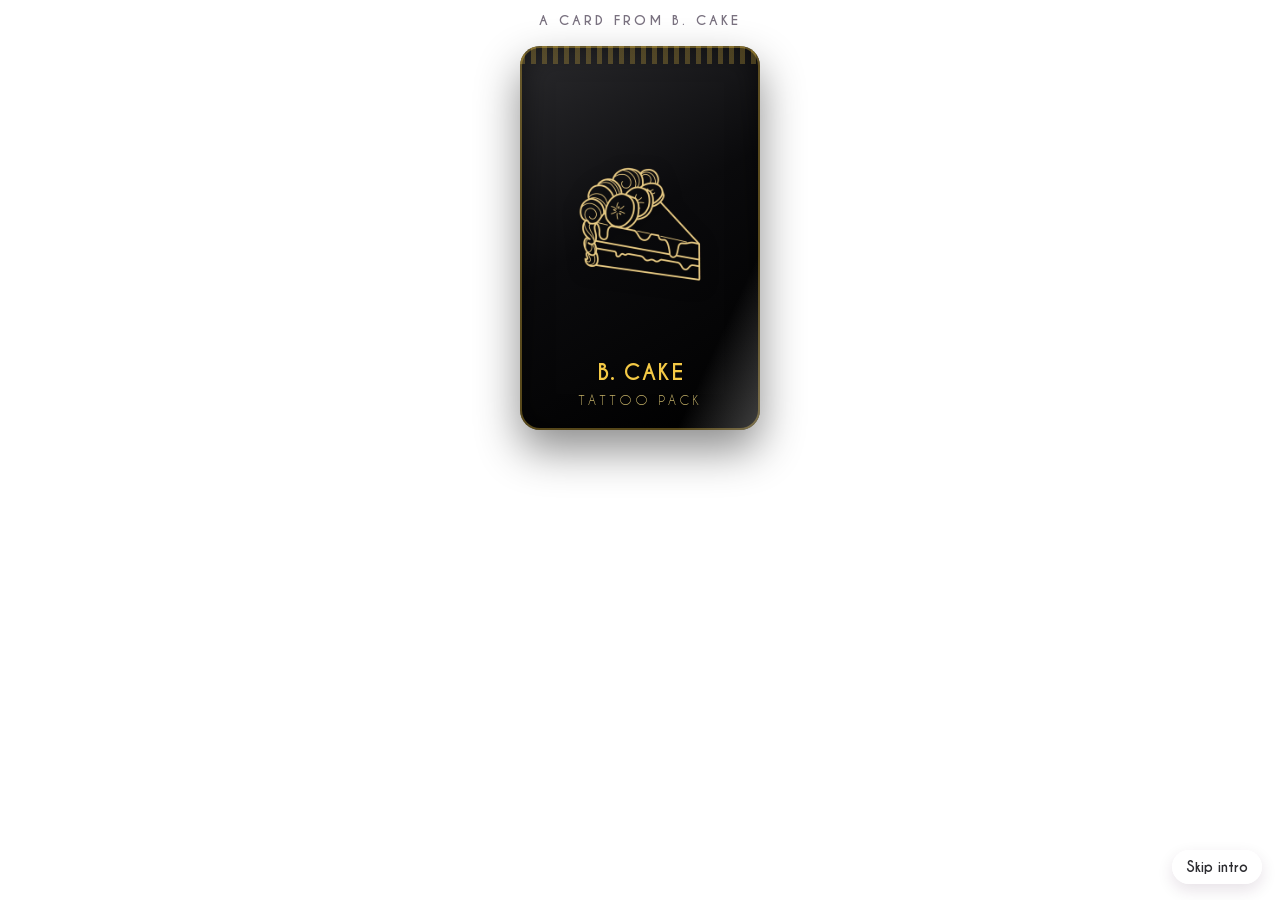
<file: index.html>
<!DOCTYPE html>
<html lang="en">
<head>
<meta charset="UTF-8" />
<meta name="viewport" content="width=device-width, initial-scale=1.0, viewport-fit=cover" />
<title>Ink by B. Cake - Tattoo Artist</title>
<meta name="description" content="Custom tattoos by B. Cake. Tap the pack to open." />
<link rel="preconnect" href="https://fonts.googleapis.com" />
<link rel="preconnect" href="https://fonts.gstatic.com" crossorigin />
<link href="https://fonts.googleapis.com/css2?family=Fredoka:wght@400;500;600;700&family=Nunito:wght@400;600;700;800&display=swap" rel="stylesheet" />
<link rel="stylesheet" href="style.css" />
<link rel="icon" href="favicon.ico" sizes="any" />
<link rel="icon" type="image/png" sizes="32x32" href="favicon-32x32.png" />
<link rel="icon" type="image/png" sizes="16x16" href="favicon-16x16.png" />
<link rel="apple-touch-icon" sizes="180x180" href="apple-touch-icon.png" />
<link rel="manifest" href="site.webmanifest" />
<style>
/* ---------- landing-only styles ---------- */
html,body{height:100%;overflow:hidden;}
body.done{overflow:auto;}
#bgWhite{position:fixed;inset:0;background:#ffffff;z-index:0;}
#bgCard{position:fixed;inset:0;background:url('cake-main-background.png') center/cover no-repeat,var(--grad-card);z-index:0;opacity:0;transition:opacity 1.1s ease;}
body.toCard #bgCard{opacity:1;}
body.toCard.dim #bgCard{opacity:.55;}      /* mobile legibility */
#starburst{position:fixed;top:50%;left:50%;width:60vmax;height:60vmax;transform:translate(-50%,-50%) scale(.2);
  background:radial-gradient(circle,#ffffff 0%,rgba(255,255,255,.85) 22%,rgba(255,255,255,0) 60%);
  z-index:3;opacity:0;pointer-events:none;}
#starburst.fire{animation:burst 1s ease-out forwards;}
@keyframes burst{0%{opacity:0;transform:translate(-50%,-50%) scale(.2)}25%{opacity:1}100%{opacity:0;transform:translate(-50%,-50%) scale(1.4)}}

#taphint{position:absolute;left:50%;bottom:calc(100% + 14px);transform:translateX(-50%);width:max-content;max-width:92vw;
  text-align:center;pointer-events:none;font-family:var(--font-display);font-weight:700;font-size:clamp(17px,4.6vw,23px);
  letter-spacing:1px;color:var(--ink);animation:pulse 1.7s ease-in-out infinite;}
#taphint .sub{display:block;font-size:13px;letter-spacing:3px;text-transform:uppercase;color:var(--muted);margin-top:5px;}
@keyframes pulse{0%,100%{opacity:.78}50%{opacity:1}}

#stage{position:relative;z-index:4;min-height:100svh;display:flex;flex-direction:column;align-items:center;
  justify-content:center;gap:26px;padding:24px;transition:gap .4s;}

/* ===== PACK ===== */
#packWrap{perspective:1100px;animation:packfloat 3.4s ease-in-out infinite;position:relative;--pf:200px;}
@keyframes packfloat{0%,100%{transform:translateY(calc(var(--pf) - 9px))}50%{transform:translateY(calc(var(--pf) + 9px))}}
.pack{width:min(62vw,240px);aspect-ratio:5/8;border-radius:20px;position:relative;cursor:pointer;
  transform-style:preserve-3d;overflow:hidden;
  background:linear-gradient(150deg,#2b2b2e 0%,#0b0b0d 46%,#000 100%);
  box-shadow:0 20px 44px rgba(0,0,0,.45),inset 0 0 0 2px rgba(244,201,69,.35),inset 0 0 30px rgba(0,0,0,.6);
  animation:twist 3.6s ease-in-out infinite alternate;}
@keyframes twist{0%{transform:rotateY(-17deg)}100%{transform:rotateY(17deg)}}
.pack::after{content:"";position:absolute;inset:0;background:linear-gradient(115deg,transparent 32%,rgba(255,255,255,.5) 48%,transparent 64%);
  background-size:250% 250%;animation:gloss 3.6s ease-in-out infinite;}
@keyframes gloss{0%{background-position:130% 0}55%,100%{background-position:-60% 0}}
.pack .logo{position:absolute;top:50%;left:50%;width:54%;transform:translate(-50%,-60%);filter:drop-shadow(0 4px 8px rgba(0,0,0,.5));}
.pack .pname{position:absolute;bottom:20px;left:0;right:0;text-align:center;color:var(--gold);font-family:var(--font-display);
  font-weight:700;font-size:clamp(15px,4.6vw,21px);letter-spacing:1px;}
.pack .pname small{display:block;color:#c9b56a;font-weight:500;font-size:.6em;letter-spacing:3px;}
.pack .seam{position:absolute;top:0;left:0;right:0;height:18px;background:repeating-linear-gradient(90deg,rgba(244,201,69,.5) 0 5px,transparent 5px 11px);opacity:.5;}
.pack.rip{animation:shake .5s ease;}
@keyframes shake{0%,100%{transform:rotate(0)}20%{transform:rotate(-3deg) translateX(-4px)}40%{transform:rotate(3deg) translateX(4px)}60%{transform:rotate(-2deg)}80%{transform:rotate(2deg)}}
.pack .tearline{position:absolute;top:14px;left:-5%;right:-5%;height:20px;z-index:5;opacity:0;
  background:#fff;clip-path:polygon(0 50%,5% 0,10% 60%,16% 10%,22% 70%,28% 12%,34% 65%,40% 5%,46% 60%,52% 8%,58% 66%,64% 6%,70% 62%,76% 10%,82% 68%,88% 4%,94% 60%,100% 8%,100% 100%,0 100%);}
.pack.rip .tearline{animation:tearShow .5s ease forwards;}
@keyframes tearShow{0%{opacity:0;transform:scaleY(0)}40%{opacity:1}100%{opacity:1;transform:scaleY(1)}}
.pack.fall{animation:fall .65s cubic-bezier(.5,0,.9,.4) forwards;}
@keyframes fall{0%{transform:translateY(0) rotate(0);opacity:1}100%{transform:translateY(115vh) rotate(12deg);opacity:0}}

/* ===== CARD (two-faced) ===== */
#cardWrap{perspective:1400px;}
.hidden{display:none;}
.card3d{width:min(72vw,300px);aspect-ratio:12/17;position:relative;transform-style:preserve-3d;}
.card3d.flip{animation:flip 1.4s cubic-bezier(.3,.7,.3,1) forwards;}
@keyframes flip{0%{transform:rotateY(0) scale(.82)}100%{transform:rotateY(540deg) scale(1)}}
.face{position:absolute;inset:0;backface-visibility:hidden;border-radius:16px;overflow:hidden;box-shadow:0 18px 40px rgba(60,20,60,.4);}
.face.back{background:linear-gradient(150deg,#2b2b2e,#000);display:flex;flex-direction:column;align-items:center;justify-content:center;gap:14px;border:2px solid rgba(244,201,69,.35);}
.face.back img{width:46%;}
.face.back .bk{color:var(--gold);font-family:var(--font-display);font-weight:700;font-size:20px;letter-spacing:1px;}
.face.front{transform:rotateY(180deg);background:var(--grad-card);}
.face.front img{width:100%;height:100%;object-fit:cover;}
.front .fallback{position:absolute;inset:0;display:none;flex-direction:column;color:#3a2330;}
.front .fallback.show{display:flex;}
.fb-bar{display:flex;justify-content:space-between;padding:7px 10px;background:linear-gradient(#fff,rgba(255,255,255,.6));font-family:var(--font-display);font-weight:700;font-size:11px;}
.fb-bar .r{color:var(--red);} .fb-bar .t{color:#555;}
.fb-title{font-family:var(--font-display);font-weight:700;font-size:19px;padding:6px 12px;}
.fb-art{flex:1;margin:0 10px;border-radius:8px;display:grid;place-items:center;text-align:center;font-weight:800;font-size:12px;
  background:linear-gradient(135deg,#ffe1a8,#ffc0e0 55%,#cdd6ff);padding:14px;}
.fb-text{margin:8px 10px 12px;background:rgba(255,255,255,.6);border-radius:8px;padding:9px;font-size:11px;}

/* ===== NAV REVEAL ===== */
#navReveal{display:flex;flex-direction:column;gap:12px;align-items:stretch;width:min(86vw,300px);}
#navReveal a{opacity:0;transform:translateY(-16px);transition:opacity .5s ease,transform .5s ease,background .15s;
  background:rgba(255,255,255,.92);color:var(--ink);font-family:var(--font-display);font-weight:600;font-size:19px;
  padding:13px 20px;border-radius:14px;text-align:center;box-shadow:var(--shadow-sm);}
#navReveal a:hover{text-decoration:none;transform:translateY(-2px) scale(1.02);background:#fff;}
#navReveal.in a{opacity:1;transform:none;}
#navReveal.in a:nth-child(1){transition-delay:.05s}
#navReveal.in a:nth-child(2){transition-delay:.16s}
#navReveal.in a:nth-child(3){transition-delay:.27s}
#navReveal.in a:nth-child(4){transition-delay:.38s}
#navReveal.in a:nth-child(5){transition-delay:.49s}
#navReveal.in a:nth-child(6){transition-delay:.60s}
#navReveal a.ink{color:var(--red);font-weight:700;}
#navReveal a .em{margin-right:8px;}

@media(min-width:761px){
  #stage.settled{flex-direction:row;gap:7vw;align-items:center;justify-content:center;}
  #stage.settled #cardWrap{order:2;}
  #stage.settled #navReveal{order:1;width:min(40vw,340px);}
  #stage.settled .card3d{width:min(34vw,300px);}
}
@media(max-width:760px){
  #stage.settled #cardWrap{position:fixed;top:50%;left:50%;transform:translate(-50%,-50%) scale(.96);opacity:.22;z-index:1;pointer-events:none;}
  #stage.settled #navReveal{position:relative;z-index:3;}
}

#skip{position:fixed;bottom:16px;right:18px;z-index:7;font-weight:800;font-size:14px;color:var(--ink-soft);
  background:rgba(255,255,255,.8);padding:8px 14px;border-radius:999px;box-shadow:var(--shadow-sm);}
#skip.gone{display:none;}
@media(prefers-reduced-motion:reduce){.pack{animation:none;}}
</style>
</head>
<body>
<div id="bgWhite"></div>
<div id="bgCard"></div>
<div id="starburst"></div>

<main id="stage">
  <!-- PACK -->
  <div id="packWrap">
    <div id="taphint">Tap anywhere to open<span class="sub">a card from B. Cake</span></div>
    <div id="pack" class="pack" role="button" tabindex="0" aria-label="Open the pack">
      <div class="seam"></div>
      <div class="tearline"></div>
      <img class="logo" src="tradingcard-logo.png" alt="" />
      <!-- <img class="logo" src="logo.png" alt="" />-->
      <div class="pname">B. CAKE<small>TATTOO PACK</small></div> 
    </div>
  </div>

  <!-- CARD -->
  <div id="cardWrap" class="hidden">
    <div id="card" class="card3d">
      <div class="face back">
        <img src="logo.png" alt="" />
        <div class="bk">B. CAKE</div>
      </div>
      <div class="face front">
        <img src="bcake-card.jpg" alt="Ink by B. Cake card"
             onerror="this.style.display='none';this.parentNode.querySelector('.fallback').classList.add('show');" />
        <div class="fallback">
          <div class="fb-bar"><span class="r">Supporter</span><span class="t">TATTOO ARTIST</span></div>
          <div class="fb-title">Ink by B. Cake</div>
          <div class="fb-art">Card art goes here<br><small>save as <b>bcake-card.jpg</b></small></div>
          <div class="fb-text">Play this card to gain 100 Aura Points. The user will take 10 damage for each use.</div>
        </div>
      </div>
    </div>
  </div>

  <!-- NAV -->
  <nav id="navReveal" class="hidden" aria-label="Main">
    <a href="about.html"><span class="em"></span>About Me</a>
    <a href="gallery.html"><span class="em"></span>Gallery</a>
    <a href="get-inked.html" class="ink"><span class="em"></span>Get Inked</a>
    <a href="aftercare.html"><span class="em"></span>Aftercare</a>
    <a href="merch.html"><span class="em"></span>Merch</a>
    <a href="location.html"><span class="em"></span>Location &amp; Events</a>
  </nav>
</main>

<button id="skip" type="button">Skip intro</button>

<script>
const body=document.body, pack=document.getElementById('pack'), cardWrap=document.getElementById('cardWrap'),
  card=document.getElementById('card'), nav=document.getElementById('navReveal'), hint=document.getElementById('taphint'),
  burst=document.getElementById('starburst'), stage=document.getElementById('stage'), skip=document.getElementById('skip');
let started=false;
const isMobile=()=>window.matchMedia('(max-width:760px)').matches;

function finishLayout(){
  body.classList.add('toCard','done');
  if(isMobile())body.classList.add('dim');
  stage.classList.add('settled');
  nav.classList.remove('hidden');
  void nav.offsetWidth;            /* force reflow so transition runs */
  nav.classList.add('in');
  hint.style.display='none';
  skip.classList.add('gone');
}

function flattenCard(){
  card.style.animation='none';card.style.transform='none';card.style.transformStyle='flat';
  const f=card.querySelector('.face.front'),b=card.querySelector('.face.back');
  if(f)f.style.transform='none';if(b)b.style.display='none';
}
function play(){
  if(started)return;started=true;
  hint.style.display='none';
  pack.classList.add('rip');
  setTimeout(()=>{ pack.classList.add('fall'); cardWrap.classList.remove('hidden'); },520);
  setTimeout(()=>{ pack.style.display='none'; card.classList.add('flip'); card.addEventListener('animationend',flattenCard,{once:true}); body.classList.add('toCard'); if(isMobile())body.classList.add('dim'); },1050);
  setTimeout(()=>{ burst.classList.add('fire'); },2400);
  setTimeout(()=>{ stage.classList.add('settled'); body.classList.add('done'); },3450);
  setTimeout(()=>{ nav.classList.remove('hidden'); void nav.offsetWidth; nav.classList.add('in'); hint.style.display='none'; skip.classList.add('gone'); },3550);
}

function instant(){
  if(started)return;started=true;
  pack.style.display='none'; cardWrap.classList.remove('hidden'); flattenCard();
  finishLayout();
}

/* tap anywhere (during idle) opens; ignore clicks on skip */
document.addEventListener('click',e=>{ if(started)return; if(e.target.closest('#skip'))return; e.preventDefault(); e.stopPropagation(); play(); }, true);
document.addEventListener('keydown',e=>{ if(!started&&(e.key==='Enter'||e.key===' ')){e.preventDefault();play();} });
// skip.addEventListener('click',e=>{ e.stopPropagation(); if(started){return;} instant(); });
</script>
</body>
</html>
</file>
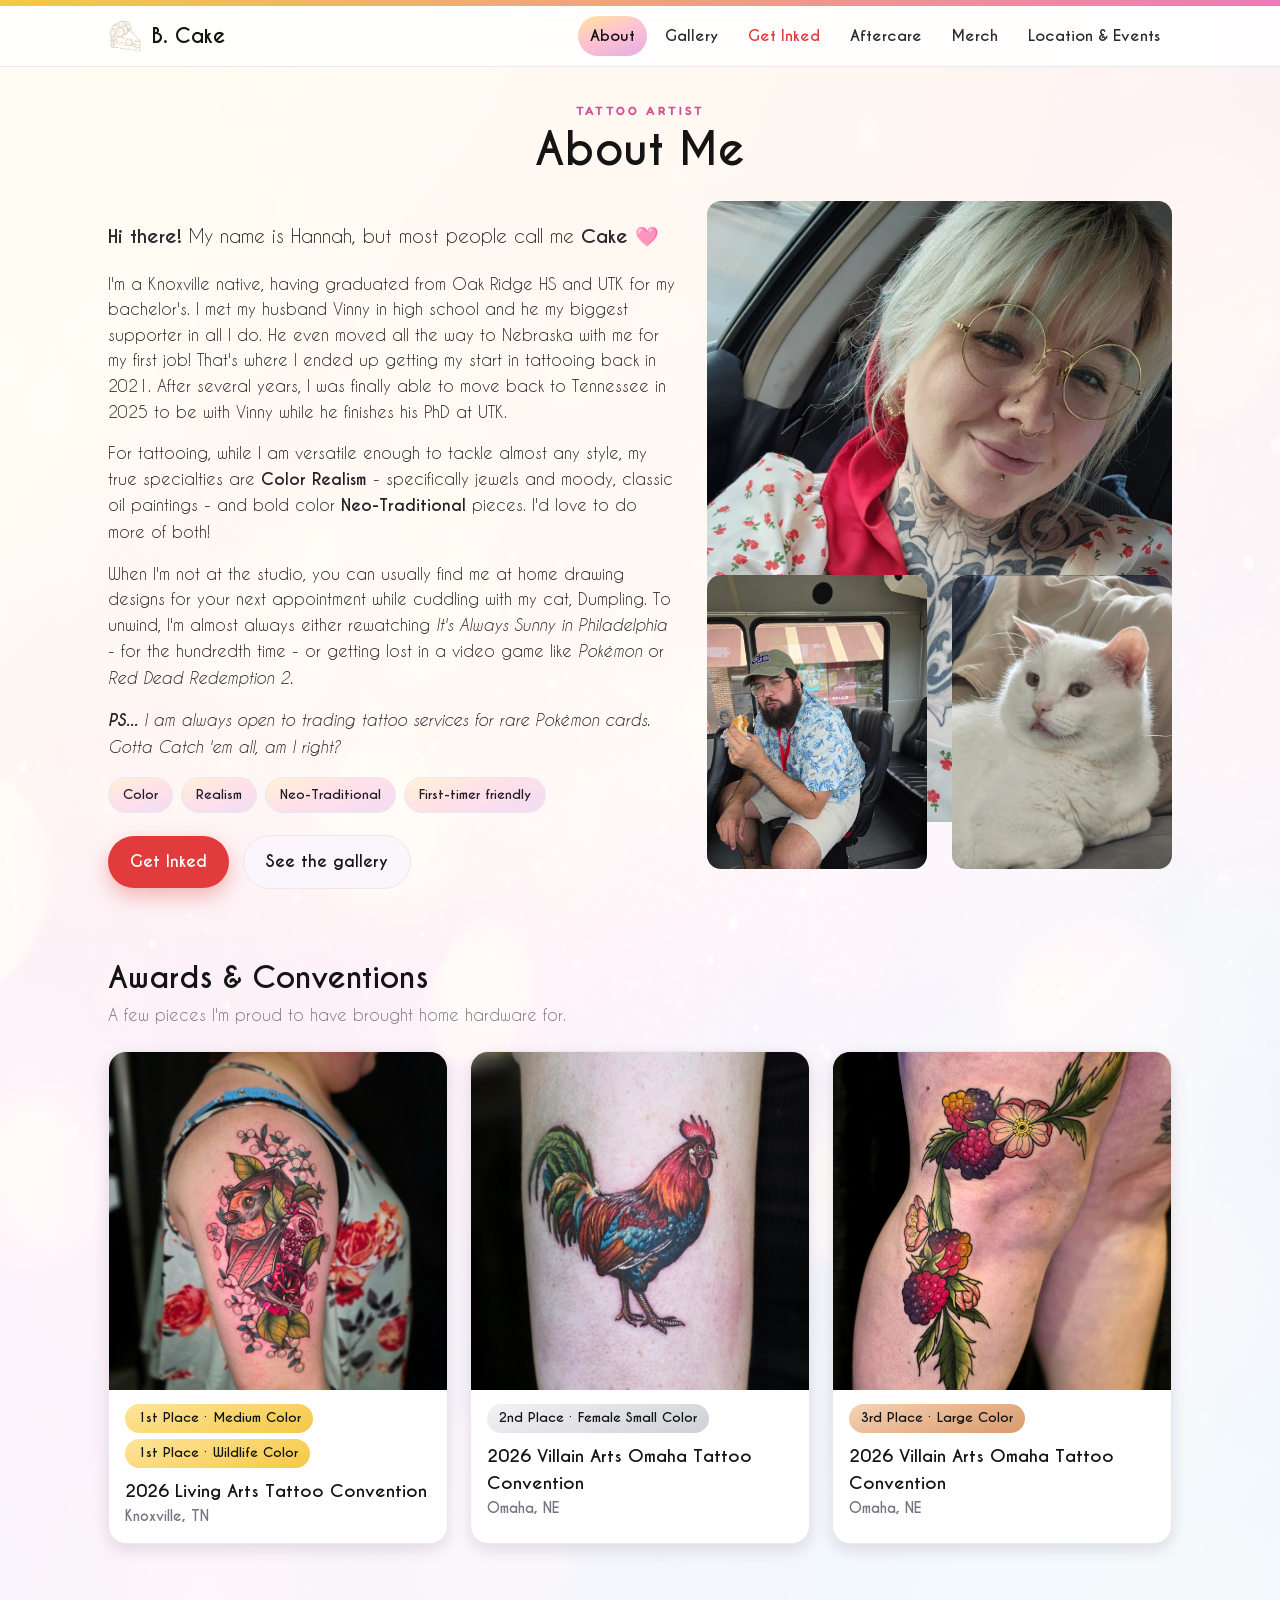
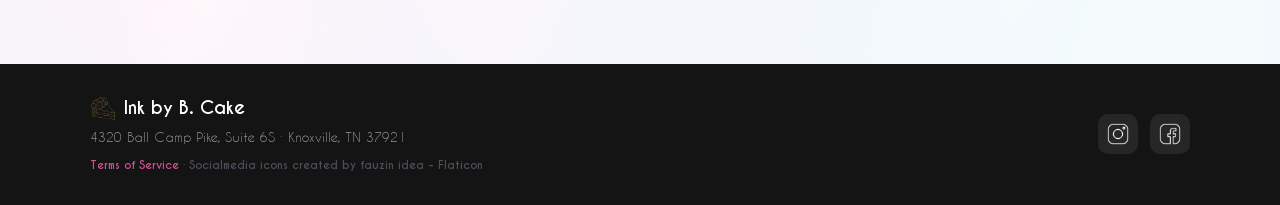
<file: about.html>
<!DOCTYPE html>
<html lang="en">
<head>
<meta charset="UTF-8" />
<meta name="viewport" content="width=device-width, initial-scale=1.0" />
<title>About Me · Ink by B. Cake</title>
<link rel="preconnect" href="https://fonts.googleapis.com" />
<link rel="preconnect" href="https://fonts.gstatic.com" crossorigin />
<link href="https://fonts.googleapis.com/css2?family=Fredoka:wght@400;500;600;700&family=Nunito:wght@400;600;700;800&display=swap" rel="stylesheet" />
<link rel="stylesheet" href="style.css" />
<link rel="icon" href="favicon.ico" sizes="any" />
<link rel="icon" type="image/png" sizes="32x32" href="favicon-32x32.png" />
<link rel="icon" type="image/png" sizes="16x16" href="favicon-16x16.png" />
<link rel="apple-touch-icon" sizes="180x180" href="apple-touch-icon.png" />
<link rel="manifest" href="site.webmanifest" />
<style>
.about-grid{display:grid;grid-template-columns:1.1fr .9fr;gap:30px;align-items:start;}
@media(max-width:760px){.about-grid{grid-template-columns:1fr;}}
/* .about-photos{display:grid;grid-template-columns:1fr 1fr;column-gap:25px;row-gap: 300px;} */
.about-photos{display:grid;grid-template-columns:1fr 1fr;gap:25px;}
.about-photos .photoslot:first-child{grid-column:1/-1;aspect-ratio:4/3;}
.lead{font-size:19px;color:var(--ink-soft);}
.pill-row{display:flex;flex-wrap:wrap;gap:8px;margin:14px 0;}
.pill{background:var(--grad-card-soft);border:1px solid var(--line);border-radius:999px;padding:7px 14px;font-weight:800;font-size:13px;}
/* awards & conventions */
.awards{margin-top:56px;}
.awards h2{font-size:30px;margin:0 0 6px;}
.awards .sub{color:var(--muted);margin:0 0 24px;}
.award-grid{display:grid;grid-template-columns:repeat(3,1fr);gap:22px;}
@media(max-width:860px){.award-grid{grid-template-columns:repeat(2,1fr);}}
@media(max-width:560px){.award-grid{grid-template-columns:1fr;}}
.award-card{background:#fff;border:1px solid var(--line);border-radius:var(--radius);overflow:hidden;box-shadow:var(--shadow-sm);display:block;color:inherit;text-decoration:none;}
.award-card .thumb{position:relative;aspect-ratio:1/1;overflow:hidden;background:var(--grad-card-soft);display:grid;place-items:center;color:var(--ink-soft);font-weight:700;}
.award-card .thumb img{position:absolute;inset:0;width:100%;height:100%;object-fit:cover;object-position:center;display:block;}
.award-card .body{padding:14px 16px 16px;}
.place{display:inline-block;border-radius:999px;padding:4px 12px;font-weight:800;font-size:13px;margin:0 6px 6px 0;}
.place.p1{background:linear-gradient(160deg,#ffe49c,#f4c945);color:var(--ink);}
.place.p2{background:linear-gradient(160deg,#f3f3f5,#cfd0d6);color:var(--ink);}
.place.p3{background:linear-gradient(160deg,#f6d2b4,#d99a6c);color:var(--ink);}
.award-card .cat{font-family:var(--font-display);font-weight:700;font-size:17px;color:var(--ink);margin-top:4px;}
.award-card .loc{color:var(--muted);font-size:14px;}
</style>
</head>
<body class="themed">
<div class="toprule"></div>
<header class="site-header">
  <nav class="nav">
    <a class="brand" href="index.html"><img src="logo.png" alt="" />B. Cake</a>
    <button class="nav-toggle" aria-label="Menu"></button>
    <div class="nav-links" id="navLinks">
      <a href="about.html" class="active">About</a>
      <a href="gallery.html">Gallery</a>
      <a href="get-inked.html" class="ink">Get Inked</a>
      <a href="aftercare.html">Aftercare</a>
      <a href="merch.html">Merch</a>
      <a href="location.html">Location &amp; Events</a>
    </div>
  </nav>
</header>

<main class="page">
  <div class="page-head">
    <div class="eyebrow">Tattoo Artist</div>
    <h1>About Me</h1>
  </div>

  <div class="about-grid">
    <div>
      <!-- [EDIT-BIO] Write your real blurb here -->
      <p class="lead"> <b>Hi there! </b> My name is Hannah, but most people call me <b>Cake</b> &#129655 </p>
      <p>I'm a Knoxville native, having graduated from Oak Ridge HS and UTK for my bachelor's. 
        I met my husband Vinny in high school and he my biggest supporter in all I do. He even moved all the way to Nebraska with me for my first job!
      That's where I ended up getting my start in tattooing back in 2021. After several years, I was finally able to move back to Tennessee in 2025 to be with Vinny while he finishes his PhD at UTK.</p>
      <p>For tattooing, while I am versatile enough to tackle almost any style, my true specialties are <b>Color Realism</b> - specifically jewels and moody, classic oil paintings - 
        and bold color <b>Neo-Traditional</b> pieces. I'd love to do more of both!</p>
        <p>When I'm not at the studio, you can usually find me at home drawing designs for your next appointment while cuddling with my cat, Dumpling. To unwind, I'm almost always either 
          rewatching <i>It's Always Sunny in Philadelphia</i> - for the hundredth time - or getting lost in a video game like <i> Pok&eacute;mon</i> or <i>Red Dead Redemption 2.</i></p>
          <p><i><b>PS...</b> I am always open to trading tattoo services for rare Pok&eacute;mon cards. Gotta Catch 'em all, am I right?</i></p>


      <div class="pill-row">
        <span class="pill"> Color</span>
        <span class="pill"> Realism</span>
        <span class="pill"> Neo-Traditional</span>
        <span class="pill"> First-timer friendly</span>
      </div>

      <p style="margin-top:22px">
        <a class="btn btn-ink" href="get-inked.html">Get Inked</a>
        <a class="btn btn-ghost" href="gallery.html" style="margin-left:8px">See the gallery</a>
      </p>
    </div>

    <div class="about-photos">
      <!-- Drop real photos in this folder named about-1.jpg, about-2.jpg, about-3.jpg -->
      <div class="photoslot" id="ap1"> </div>
      <div class="photoslot" id="ap2"> </div>
      <div class="photoslot" id="ap3"> </div>
    </div>
  </div>

  <!-- ================= AWARDS & CONVENTIONS ================= -->
  <!-- [EDIT-IMAGES] Replace each REPLACE-ME filename below with the matching photo
       from the gallery folder (e.g. gallery/color-12.jpg). Until then a placeholder box shows. -->
  <section class="awards">
    <h2>Awards &amp; Conventions</h2>
    <p class="sub">A few pieces I'm proud to have brought home hardware for.</p>
    <div class="award-grid">
        <a class="award-card" href="gallery.html">
          <div class="thumb"><img src="gallery/color-26.jpg" alt="Award-winning color tattoo, Living Arts Tattoo Convention 2026" onerror="this.outerHTML='Image coming soon'" /></div>
          <div class="body">
            <span class="place p1">1st Place &middot; Medium Color</span><span class="place p1">1st Place &middot; Wildlife Color</span>
            <div class="cat">2026 Living Arts Tattoo Convention</div>
            <div class="loc">Knoxville, TN</div>
          </div>
        </a>
        <a class="award-card" href="gallery.html">
          <div class="thumb"><img src="gallery/color-8.jpg" alt="Award-winning small color tattoo, Villain Arts Omaha 2026" onerror="this.outerHTML='Image coming soon'" /></div>
          <div class="body">
            <span class="place p2">2nd Place &middot; Female Small Color</span>
            <div class="cat">2026 Villain Arts Omaha Tattoo Convention</div>
            <div class="loc">Omaha, NE</div>
          </div>
        </a>
        <a class="award-card" href="gallery.html">
          <div class="thumb"><img src="gallery/color-22.jpg" alt="Award-winning large color tattoo, Villain Arts Omaha 2026" onerror="this.outerHTML='Image coming soon'" /></div>
          <div class="body">
            <span class="place p3">3rd Place &middot; Large Color</span>
            <div class="cat">2026 Villain Arts Omaha Tattoo Convention</div>
            <div class="loc">Omaha, NE</div>
          </div>
        </a>
    </div>
  </section>
</main>

<footer class="site-footer">
  <div class="foot-in">
    <div>
      <div style="font-family:var(--font-display);font-weight:700;color:#fff;font-size:18px;display:flex;align-items:center;gap:8px"><img src="logo.png" style="width:26px" alt="" /> Ink by B. Cake</div>
      <div style="color:#9a93a0;font-size:13px;margin-top:4px">4320 Ball Camp Pike, Suite 6S · Knoxville, TN 37921</div>
      <div class="foot-links">
        <a href="https://docs.google.com/document/d/10L4yiTu3bysWRlOUiNJvsqtmBvopwI53ArUv1BGn_O8/edit?tab=t.0" title="terms of service" target="_blank" rel="noopener">Terms of Service</a>
        · <a href="https://www.flaticon.com/free-icons/socialmedia" title="socialmedia icons" target="_blank" rel="noopener" class="icon-attr">Socialmedia icons created by fauzin idea - Flaticon</a>
      </div>
    </div>
    <div class="socials">
      <a href="https://instagram.com/inkbybcake" target="_blank" rel="noopener" aria-label="Instagram"><img src="instagram.png" alt="Instagram" onerror="this.outerHTML='IG'" /></a>
      <a href="https://facebook.com/inkbybcake" target="_blank" rel="noopener" aria-label="Facebook"><img src="facebook.png" alt="Facebook" onerror="this.outerHTML='f'" /></a>
    </div>
  </div>
</footer>

<script src="site.js"></script>
<script>
// swap placeholders for real photos if present
[['ap1','about-1.jpg'],['ap2','about-2.jpg'],['ap3','about-3.jpg']].forEach(([id,src])=>{
  const cell=document.getElementById(id);const img=new Image();
  img.onload=()=>{cell.style.padding='0';cell.style.border='none';img.style.width='100%';img.style.height='100%';
    img.style.objectFit='cover';img.style.borderRadius='14px';cell.innerHTML='';cell.appendChild(img);};
  img.src=src;img.alt='';
});
</script>
</body>
</html>
</file>
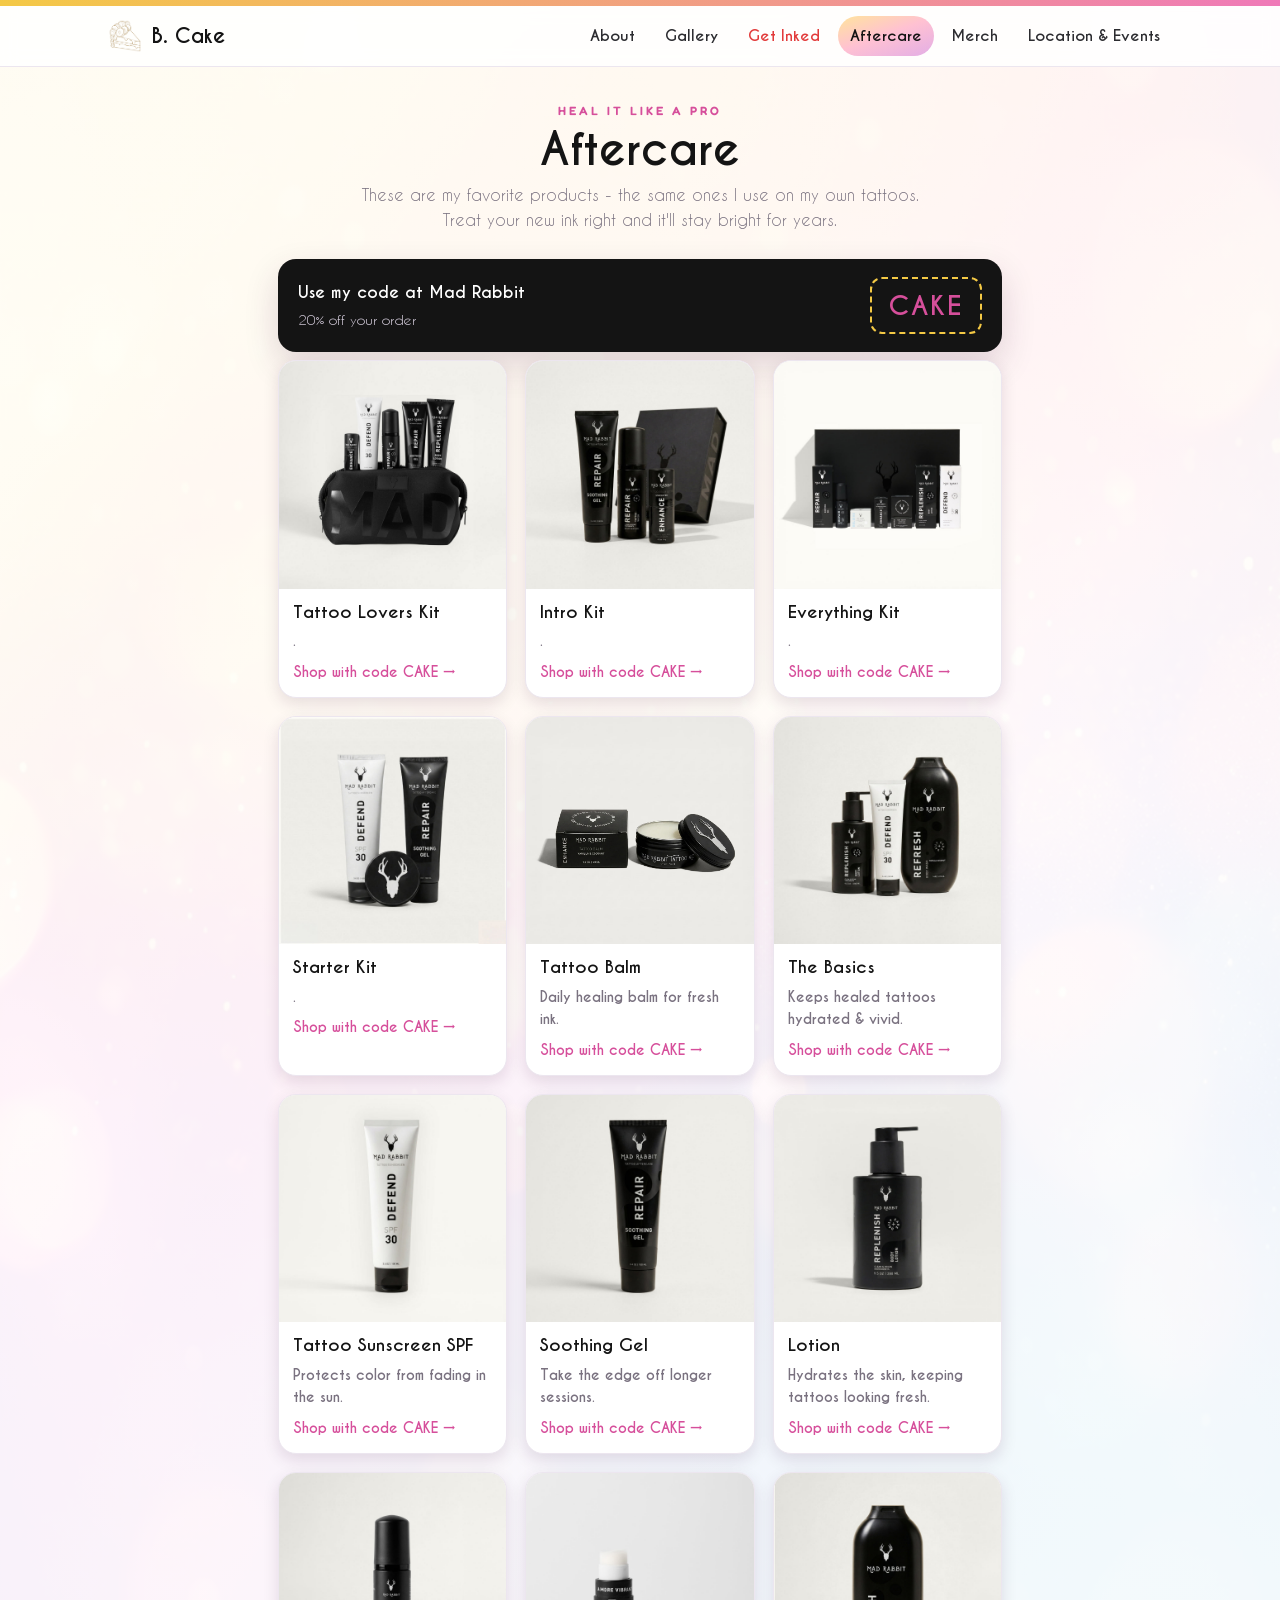
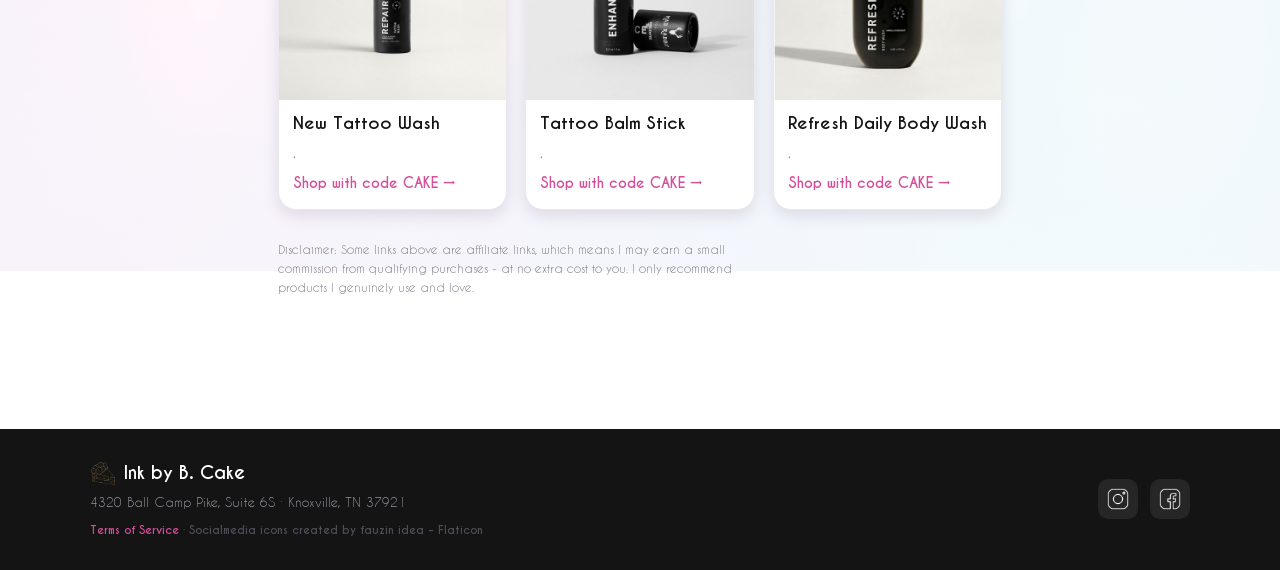
<file: aftercare.html>
<!DOCTYPE html>
<html lang="en">
<head>
<meta charset="UTF-8" />
<meta name="viewport" content="width=device-width, initial-scale=1.0" />
<title>Aftercare · Ink by B. Cake</title>
<link rel="preconnect" href="https://fonts.googleapis.com" />
<link rel="preconnect" href="https://fonts.gstatic.com" crossorigin />
<link href="https://fonts.googleapis.com/css2?family=Fredoka:wght@400;500;600;700&family=Nunito:wght@400;600;700;800&display=swap" rel="stylesheet" />
<link rel="stylesheet" href="style.css" />
<link rel="icon" href="favicon.ico" sizes="any" />
<link rel="icon" type="image/png" sizes="32x32" href="favicon-32x32.png" />
<link rel="icon" type="image/png" sizes="16x16" href="favicon-16x16.png" />
<link rel="apple-touch-icon" sizes="180x180" href="apple-touch-icon.png" />
<link rel="manifest" href="site.webmanifest" />
<style>
.promo{background:var(--ink);color:#fff;border-radius:18px;padding:18px 20px;display:flex;flex-wrap:wrap;gap:12px;align-items:center;justify-content:space-between;box-shadow:var(--shadow);}
.promo .code{font-family:var(--font-display);font-weight:700;color:var(--gold);font-size:26px;letter-spacing:2px;border:2px dashed var(--gold);padding:6px 16px;border-radius:12px;}
.products{display:grid;grid-template-columns:repeat(auto-fill,minmax(220px,1fr));gap:18px;margin-top:8px;}
.product .thumb{aspect-ratio:1/1;}
.product .body{display:flex;flex-direction:column;gap:8px;}
.product h3{margin:0;font-size:17px;}
.product p{margin:0;font-size:14px;color:var(--muted);flex:1;}
.steps-care{counter-reset:s;display:grid;gap:10px;}
.steps-care li{list-style:none;background:#fff;border:1px solid var(--line);border-radius:12px;padding:12px 14px 12px 48px;position:relative;font-weight:600;}
.steps-care li::before{counter-increment:s;content:counter(s);position:absolute;left:12px;top:12px;width:24px;height:24px;background:var(--grad-card);border-radius:50%;display:grid;place-items:center;font-family:var(--font-display);font-weight:700;}
.disc{font-size:12px;color:var(--muted);margin-top:30px;max-width:70ch;}
</style>
</head>
<body class="themed">
<div class="toprule"></div>
<header class="site-header">
  <nav class="nav">
    <a class="brand" href="index.html"><img src="logo.png" alt="" />B. Cake</a>
    <button class="nav-toggle" aria-label="Menu"></button>
    <div class="nav-links" id="navLinks">
      <a href="about.html">About</a>
      <a href="gallery.html">Gallery</a>
      <a href="get-inked.html" class="ink">Get Inked</a>
      <a href="aftercare.html" class="active">Aftercare</a>
      <a href="merch.html">Merch</a>
      <a href="location.html">Location &amp; Events</a>
    </div>
  </nav>
</header>

<main class="page page-narrow">
  <div class="page-head">
    <div class="eyebrow">Heal it like a pro</div>
    <h1>Aftercare</h1>
    <p>These are my favorite products - the same ones I use on my own tattoos. Treat your new ink right and it'll stay bright for years.</p>
  </div>

  <div class="promo">
    <div> <b>Use my code at Mad Rabbit</b><br><span style="color:#cfc7d6;font-size:14px">20% off your order</span></div>
    <span class="code"><a href="https://madrabbit.life/49ty7pv3">CAKE</a></span>
  </div>

  <!--  [EDIT-AFTERCARE] Replace each link with your specific Mad Rabbit affiliate product URL,
       and drop product photos in an "aftercare" folder named balm.jpg, lotion.jpg, etc.
  <h2 style="margin-top:30px">My go-to products</h2>-->
  <div class="products" id="productGrid"></div>

  <!--<h2 style="margin-top:34px">Healing 101</h2>
  <ol class="steps-care">
    <li>STEPS</li>

  </ol> -->

  <p class="disc" id="disclaimer">
    Disclaimer: Some links above are affiliate links, which means I may earn a small commission from qualifying purchases - at no extra cost to you. I only recommend products I genuinely use and love. 
  </p>
</main>

<footer class="site-footer">
  <div class="foot-in">
    <div>
      <div style="font-family:var(--font-display);font-weight:700;color:#fff;font-size:18px;display:flex;align-items:center;gap:8px"><img src="logo.png" style="width:26px" alt="" /> Ink by B. Cake</div>
      <div style="color:#9a93a0;font-size:13px;margin-top:4px">4320 Ball Camp Pike, Suite 6S · Knoxville, TN 37921</div>
      <div class="foot-links">
        <a href="https://docs.google.com/document/d/10L4yiTu3bysWRlOUiNJvsqtmBvopwI53ArUv1BGn_O8/edit?tab=t.0" title="terms of service" target="_blank" rel="noopener">Terms of Service</a>
        · <a href="https://www.flaticon.com/free-icons/socialmedia" title="socialmedia icons" target="_blank" rel="noopener" class="icon-attr">Socialmedia icons created by fauzin idea - Flaticon</a>
      </div>
    </div>
    <div class="socials">
      <a href="https://instagram.com/inkbybcake" target="_blank" rel="noopener" aria-label="Instagram"><img src="instagram.png" alt="Instagram" onerror="this.outerHTML='IG'" /></a>
      <a href="https://facebook.com/inkbybcake" target="_blank" rel="noopener" aria-label="Facebook"><img src="facebook.png" alt="Facebook" onerror="this.outerHTML='f'" /></a>
    </div>
  </div>
</footer>

<script src="site.js"></script>
<script>
/* product list - set each `url` to your specific Mad Rabbit affiliate link */
const PRODUCTS=[
  {key:'lover_kit',   name:'Tattoo Lovers Kit',    desc:'.',    url:'https://www.madrabbit.com/products/tattoo-lovers-kit#judgeme_product_reviews'},
  {key:'intro_kit',   name:'Intro Kit',    desc:'.',    url:'https://www.madrabbit.com/products/new-tattoo-aftercare-kit'},
  {key:'everything_kit',   name:'Everything Kit',    desc:'.',    url:'https://www.madrabbit.com/products/everything-tattoo-kit'},
  {key:'starter_kit',   name:'Starter Kit',    desc:'.',    url:'https://www.madrabbit.com/products/starter-pack'},
  {key:'balm',  name:'Tattoo Balm',          desc:'Daily healing balm for fresh ink.',           url:'https://www.madrabbit.com/products/mad-rabbit-tattoo-balm'},
  {key:'kit-1',name:'The Basics',    desc:'Keeps healed tattoos hydrated & vivid.',      url:' https://www.madrabbit.com/products/tattoo-skincare-set'},
  {key:'sunscreen',   name:'Tattoo Sunscreen SPF', desc:'Protects color from fading in the sun.',      url:'https://www.madrabbit.com/products/spf-30 '},
  {key:'soothinggel',  name:'Soothing Gel',        desc:'Take the edge off longer sessions.',          url:'https://www.madrabbit.com/products/soothing-gel '},
  {key:'lotion', name:'Lotion',    desc:'Hydrates the skin, keeping tattoos looking fresh.',                url:'https://www.madrabbit.com/products/daily-lotion '},
  {key:'new_wash', name:'New Tattoo Wash',    desc:'.',                url:'https://www.madrabbit.com/products/new-tattoo-wash '},
  {key:'balmstick', name:'Tattoo Balm Stick',    desc:'.',                url:'https://www.madrabbit.com/products/tattoo-balm-stick '},
  {key:'bodywash', name:'Refresh Daily Body Wash',    desc:'.',                url:'https://www.madrabbit.com/products/refresh-daily-body-wash '},




];
const grid=document.getElementById('productGrid');
PRODUCTS.forEach(p=>{
  const a=document.createElement('a');a.className='tile product';a.href=p.url;a.target='_blank';a.rel='noopener sponsored';
  a.style.textDecoration='none';
  a.innerHTML='<div class="thumb"> '+p.name+'<br><small>aftercare/'+p.key+'.jpg</small></div>'+
    '<div class="body"><h3>'+p.name+'</h3><p>'+p.desc+'</p>'+
    '<span style="color:var(--pink-deep);font-weight:800;font-size:14px">Shop with code CAKE →</span></div>';
  grid.appendChild(a);
  const img=new Image();img.onload=()=>{const t=a.querySelector('.thumb');t.style.padding='0';t.innerHTML='';
    const el=document.createElement('img');el.src=img.src;el.alt=p.name;el.style.width='100%';el.style.height='100%';el.style.objectFit='cover';t.appendChild(el);};
  img.src='aftercare/'+p.key+'.jpg';
});
</script>
</body>
</html>
</file>
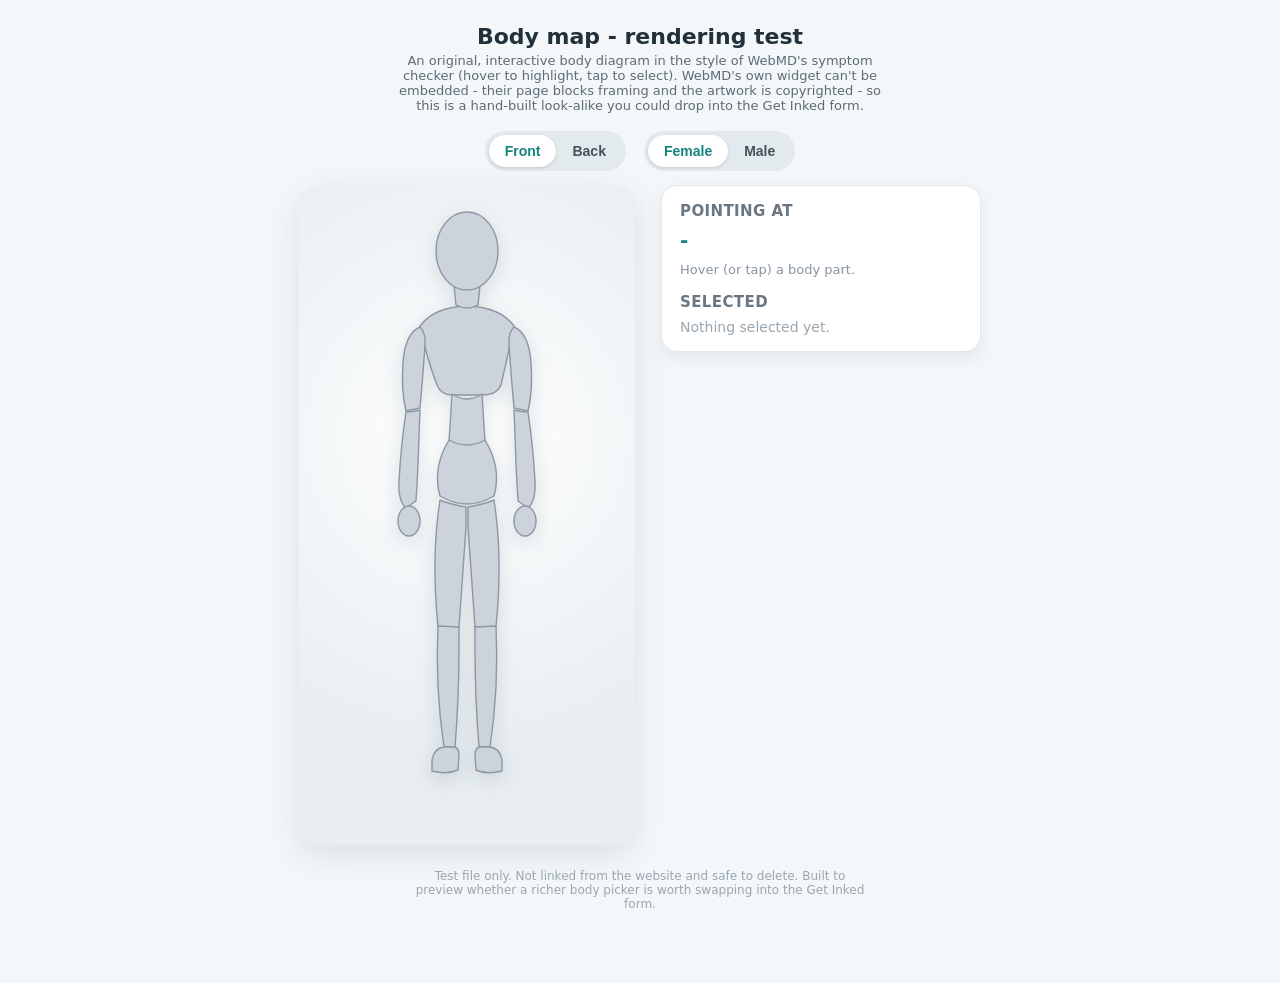
<file: body-map-test.html>
<!DOCTYPE html>
<html lang="en">
<head>
<meta charset="UTF-8" />
<meta name="viewport" content="width=device-width, initial-scale=1.0" />
<title>Body map - rendering test</title>
<style>
  :root{ --teal:#2bb3ad; --teal-deep:#15837e; --body:#cdd3da; --line:#8c97a2; --ink:#22303a; }
  *{box-sizing:border-box;}
  body{margin:0;font-family:system-ui,-apple-system,Segoe UI,Roboto,sans-serif;color:var(--ink);
    background:#f3f7f9;display:flex;flex-direction:column;align-items:center;padding:24px 16px 60px;}
  h1{font-size:22px;margin:0 0 4px;}
  .note{color:#5d6b75;font-size:13px;max-width:60ch;text-align:center;margin:0 0 18px;}
  .controls{display:flex;gap:18px;flex-wrap:wrap;justify-content:center;margin-bottom:14px;}
  .seg{display:inline-flex;background:#e3eaed;border-radius:999px;padding:4px;}
  .seg button{border:0;background:transparent;font-weight:700;font-size:14px;color:#42525c;
    padding:8px 16px;border-radius:999px;cursor:pointer;}
  .seg button.on{background:#fff;color:var(--teal-deep);box-shadow:0 1px 3px rgba(0,0,0,.15);}
  .stage{display:flex;gap:26px;flex-wrap:wrap;align-items:flex-start;justify-content:center;width:100%;max-width:760px;}
  .figbox{flex:0 0 auto;background:radial-gradient(circle at 50% 38%,#ffffff,#e8eef1 72%);
    border-radius:20px;padding:10px 18px;box-shadow:0 10px 30px rgba(40,70,90,.12);}
  svg{width:min(78vw,300px);height:auto;display:block;filter:drop-shadow(0 6px 10px rgba(40,70,90,.15));}
  .region{fill:var(--body);stroke:var(--line);stroke-width:1.4;stroke-linejoin:round;cursor:pointer;transition:fill .12s,stroke .12s;}
  .region:hover{fill:var(--teal);stroke:var(--teal-deep);}
  .region.sel{fill:var(--teal-deep);stroke:#0e645f;}
  .panel{flex:1 1 240px;min-width:230px;max-width:320px;background:#fff;border:1px solid #e1e8eb;border-radius:16px;
    padding:16px 18px;box-shadow:0 6px 16px rgba(40,70,90,.08);}
  .panel h2{font-size:15px;margin:0 0 8px;letter-spacing:.4px;text-transform:uppercase;color:#6a7782;}
  .hovered{font-size:20px;font-weight:800;min-height:28px;color:var(--teal-deep);}
  .hint{color:#8893a0;font-size:13px;margin:6px 0 16px;}
  .chips{display:flex;flex-wrap:wrap;gap:8px;}
  .chip{background:var(--teal);color:#fff;font-weight:700;font-size:13px;padding:6px 10px;border-radius:999px;
    display:inline-flex;align-items:center;gap:7px;}
  .chip button{background:rgba(255,255,255,.35);border:0;color:#fff;width:18px;height:18px;border-radius:50%;cursor:pointer;line-height:1;}
  .empty{color:#9aa6b0;font-size:14px;}
  .foot{margin-top:24px;color:#9aa6b0;font-size:12px;text-align:center;max-width:60ch;}
</style>
</head>
<body>
  <h1>Body map - rendering test</h1>
  <p class="note">An original, interactive body diagram in the style of WebMD's symptom checker (hover to highlight, tap to select). WebMD's own widget can't be embedded - their page blocks framing and the artwork is copyrighted - so this is a hand-built look-alike you could drop into the Get Inked form.</p>

  <div class="controls">
    <div class="seg" id="sideSeg">
      <button data-side="front" class="on">Front</button>
      <button data-side="back">Back</button>
    </div>
    <div class="seg" id="sexSeg">
      <button data-sex="female" class="on">Female</button>
      <button data-sex="male">Male</button>
    </div>
  </div>

  <div class="stage">
    <div class="figbox">
      <svg id="fig" viewBox="0 0 300 640" role="img" aria-label="Body diagram"></svg>
    </div>
    <div class="panel">
      <h2>Pointing at</h2>
      <div class="hovered" id="hovered">-</div>
      <div class="hint">Hover (or tap) a body part.</div>
      <h2>Selected</h2>
      <div class="chips" id="chips"><span class="empty">Nothing selected yet.</span></div>
    </div>
  </div>

  <p class="foot">Test file only. Not linked from the website and safe to delete. Built to preview whether a richer body picker is worth swapping into the Get Inked form.</p>

<script>
/* ---- shared regions (head, neck, arms, legs) ---- */
const SHARED = [
  {id:'thigh_l',     d:'M149,312 Q132,309 123,305 Q114,362 121,432 L142,432 Q146,372 149,332 Z'},
  {id:'thigh_r',     d:'M151,312 Q168,309 177,305 Q186,362 179,432 L158,432 Q154,372 151,332 Z'},
  {id:'leg_lower_l', d:'M142,432 L121,431 Q118,492 127,552 L138,552 Q142,502 142,454 Z'},
  {id:'leg_lower_r', d:'M158,432 L179,431 Q182,492 173,552 L162,552 Q158,502 158,454 Z'},
  {id:'foot_l',      d:'M138,552 L127,552 Q117,553 115,565 L115,576 Q130,580 141,575 L142,560 Q142,554 138,552 Z'},
  {id:'foot_r',      d:'M162,552 L173,552 Q183,553 185,565 L185,576 Q170,580 159,575 L158,560 Q158,554 162,552 Z'},
  {id:'arm_upper_l', d:'M103,132 Q88,138 86,168 Q84,196 89,216 L103,213 Q106,180 108,150 Q109,138 103,132 Z'},
  {id:'arm_upper_r', d:'M197,132 Q212,138 214,168 Q216,196 211,216 L197,213 Q194,180 192,150 Q191,138 197,132 Z'},
  {id:'arm_fore_l',  d:'M89,217 Q84,250 82,286 Q81,306 89,313 L99,306 Q101,276 102,240 L103,215 Q96,217 89,217 Z'},
  {id:'arm_fore_r',  d:'M211,217 Q216,250 218,286 Q219,306 211,313 L201,306 Q199,276 198,240 L197,215 Q204,217 211,217 Z'},
  {id:'hand_l', ellipse:{cx:92, cy:326, rx:11, ry:15}},
  {id:'hand_r', ellipse:{cx:208, cy:326, rx:11, ry:15}},
  {id:'neck',        d:'M137,90 Q150,99 163,90 L161,110 Q150,116 139,110 Z'},
  {id:'head', ellipse:{cx:150, cy:56, rx:31, ry:39}}
];
/* ---- gendered torso ---- */
const TORSO = {
  female:[
    {id:'chest',   d:'M150,111 Q117,112 103,131 Q110,164 120,190 Q124,200 135,200 L165,200 Q180,200 184,190 Q190,164 197,131 Q183,112 150,111 Z'},
    {id:'abdomen', d:'M135,199 Q150,209 165,199 L168,247 Q150,258 132,247 Z'},
    {id:'pelvis',  d:'M132,245 Q150,255 168,245 Q185,273 177,301 Q150,317 123,301 Q115,273 132,245 Z'}
  ],
  male:[
    {id:'chest',   d:'M150,110 Q113,111 100,130 Q106,165 117,193 Q121,202 133,202 L167,202 Q183,202 187,193 Q194,165 200,130 Q187,111 150,110 Z'},
    {id:'abdomen', d:'M133,201 Q150,209 167,201 L168,250 Q150,259 132,250 Z'},
    {id:'pelvis',  d:'M132,247 Q150,256 168,247 Q181,273 176,301 Q150,316 124,301 Q119,273 132,247 Z'}
  ]
};
/* ---- labels per side ---- */
const NAMES = {
  front:{head:'Head',neck:'Neck',chest:'Chest',abdomen:'Abdomen',pelvis:'Pelvis',
    arm_upper_l:'Left upper arm',arm_upper_r:'Right upper arm',arm_fore_l:'Left forearm',arm_fore_r:'Right forearm',
    hand_l:'Left hand',hand_r:'Right hand',thigh_l:'Left thigh',thigh_r:'Right thigh',
    leg_lower_l:'Left lower leg',leg_lower_r:'Right lower leg',foot_l:'Left foot',foot_r:'Right foot'},
  back:{head:'Back of head',neck:'Nape of neck',chest:'Upper back',abdomen:'Lower back',pelvis:'Hips & buttocks',
    arm_upper_l:'Left upper arm',arm_upper_r:'Right upper arm',arm_fore_l:'Left forearm',arm_fore_r:'Right forearm',
    hand_l:'Left hand',hand_r:'Right hand',thigh_l:'Left hamstring',thigh_r:'Right hamstring',
    leg_lower_l:'Left calf',leg_lower_r:'Right calf',foot_l:'Left heel',foot_r:'Right heel'}
};

const SVGNS='http://www.w3.org/2000/svg';
const fig=document.getElementById('fig'), hoveredEl=document.getElementById('hovered'), chipsEl=document.getElementById('chips');
let side='front', sex='female';
const selected=new Map(); // id -> name at time of select

function el(tag,attrs){const e=document.createElementNS(SVGNS,tag);for(const k in attrs)e.setAttribute(k,attrs[k]);return e;}

function draw(){
  fig.innerHTML='';
  const torso=TORSO[sex];
  // order: legs/feet, torso, arms, hands, neck, head  (so head & arms paint on top)
  const order=[
    ...SHARED.filter(r=>/thigh|leg_lower|foot/.test(r.id)),
    ...torso,
    ...SHARED.filter(r=>/arm_|hand_|neck|head/.test(r.id))
  ];
  order.forEach(r=>{
    const node = r.ellipse ? el('ellipse',r.ellipse) : el('path',{d:r.d});
    node.setAttribute('class','region'+(selected.has(r.id)?' sel':''));
    node.dataset.id=r.id;
    const name=NAMES[side][r.id];
    node.addEventListener('mouseenter',()=>hoveredEl.textContent=name);
    node.addEventListener('mouseleave',()=>hoveredEl.innerHTML='-');
    node.addEventListener('click',()=>toggle(r.id));
    fig.appendChild(node);
  });
}
function toggle(id){
  if(selected.has(id))selected.delete(id); else selected.set(id,NAMES[side][id]);
  draw();renderChips();
}
function renderChips(){
  if(!selected.size){chipsEl.innerHTML='<span class="empty">Nothing selected yet.</span>';return;}
  chipsEl.innerHTML='';
  selected.forEach((name,id)=>{
    const c=document.createElement('span');c.className='chip';
    c.innerHTML=name+' <button aria-label="remove">&times;</button>';
    c.querySelector('button').onclick=()=>toggle(id);
    chipsEl.appendChild(c);
  });
}
/* segmented controls */
document.getElementById('sideSeg').addEventListener('click',e=>{
  const b=e.target.closest('button'); if(!b)return;
  side=b.dataset.side;
  [...e.currentTarget.children].forEach(x=>x.classList.toggle('on',x===b));
  // refresh selected names for new side
  selected.forEach((_,id)=>selected.set(id,NAMES[side][id]));
  draw();renderChips();
});
document.getElementById('sexSeg').addEventListener('click',e=>{
  const b=e.target.closest('button'); if(!b)return;
  sex=b.dataset.sex;
  [...e.currentTarget.children].forEach(x=>x.classList.toggle('on',x===b));
  draw();
});
draw();renderChips();
</script>
</body>
</html>
</file>
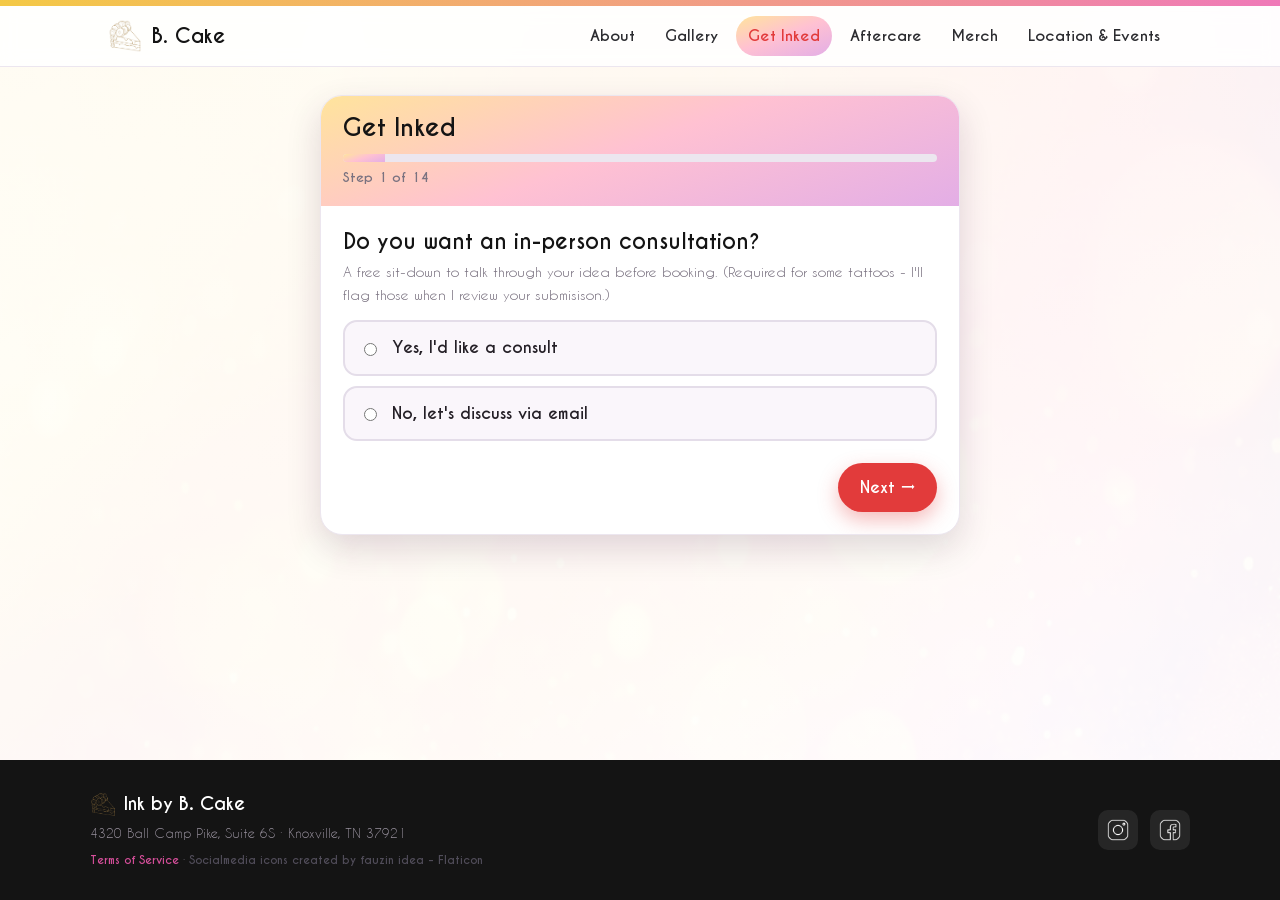
<file: get-inked.html>
<!DOCTYPE html>
<html lang="en">
<head>
<meta charset="UTF-8" />
<meta name="viewport" content="width=device-width, initial-scale=1.0" />
<title>Get Inked · Ink by B. Cake</title>
<link rel="preconnect" href="https://fonts.googleapis.com" />
<link rel="preconnect" href="https://fonts.gstatic.com" crossorigin />
<link href="https://fonts.googleapis.com/css2?family=Fredoka:wght@400;500;600;700&family=Nunito:wght@400;600;700;800&display=swap" rel="stylesheet" />
<link rel="stylesheet" href="style.css" />
<link rel="icon" href="favicon.ico" sizes="any" />
<link rel="icon" type="image/png" sizes="32x32" href="favicon-32x32.png" />
<link rel="icon" type="image/png" sizes="16x16" href="favicon-16x16.png" />
<link rel="apple-touch-icon" sizes="180x180" href="apple-touch-icon.png" />
<link rel="manifest" href="site.webmanifest" />
<style>
.form-card{max-width:640px;margin:0 auto;background:#fff;border:1px solid var(--line);border-radius:22px;box-shadow:var(--shadow);overflow:hidden;}
.form-card .head{background:var(--grad-card);padding:18px 22px;}
.form-card .head h1{font-size:24px;margin:0;}
.form-card .body{padding:22px;}
.qstep{display:none;}
.qstep.show{display:block;animation:fadeUp .3s ease both;}
@keyframes fadeUp{from{opacity:0;transform:translateY(10px)}to{opacity:1;transform:none}}
.qstep h2{font-size:21px;margin:.1em 0 .5em;}
.qstep .q-sub{color:var(--muted);font-size:14px;margin-top:-4px;margin-bottom:14px;}
.nav-row{display:flex;justify-content:space-between;gap:12px;margin-top:22px;}
.sizecard{display:flex;align-items:center;gap:14px;text-align:left;}
.sizecard .big{font-size:26px;}
.sizecard .t{font-weight:800;}
.sizecard .s{font-size:13px;color:var(--muted);}
.examples{display:grid;grid-template-columns:1fr 1fr;gap:12px;margin:12px 0;}
.ex{border-radius:12px;padding:10px;text-align:center;font-weight:800;font-size:13px;}
.ex.good{background:#eafaef;border:1.5px solid #aee3bf;color:#1f7a3d;}
.ex.bad{background:#fdeeee;border:1.5px solid #f1b9b9;color:#a83232;}
.ex .demo{aspect-ratio:1/1;border-radius:8px;margin-bottom:6px;display:grid;place-items:center;font-size:30px;background:#fff;}
.review-pills{display:flex;flex-wrap:wrap;gap:8px;}
.rpill{background:var(--cloud);border:1px solid var(--line);border-radius:16px;padding:8px 13px;font-size:14px;display:inline-flex;gap:8px;align-items:baseline;max-width:100%;}
.rpill .k{font-weight:800;color:var(--ink);white-space:nowrap;}
.rpill .v{color:var(--text);font-weight:600;word-break:break-word;}
.rpill.editable{cursor:pointer;transition:border-color .12s,box-shadow .12s;}
.rpill.editable:hover{border-color:var(--pink);box-shadow:0 0 0 3px rgba(239,121,184,.15);}
</style>
</head>
<body class="themed">
<div class="toprule"></div>
<header class="site-header">
  <nav class="nav">
    <a class="brand" href="index.html"><img src="logo.png" alt="" />B. Cake</a>
    <button class="nav-toggle" aria-label="Menu"></button>
    <div class="nav-links" id="navLinks">
      <a href="about.html">About</a>
      <a href="gallery.html">Gallery</a>
      <a href="get-inked.html" class="ink active">Get Inked</a>
      <a href="aftercare.html">Aftercare</a>
      <a href="merch.html">Merch</a>
      <a href="location.html">Location &amp; Events</a>
    </div>
  </nav>
</header>

<main class="page">
  <div class="form-card">
    <div class="head">
      <h1>Get Inked</h1>
      <div class="progress" style="margin-top:12px"><span id="bar"></span></div>
      <div class="steplabel" id="stepLabel" style="margin-bottom:0;text-align:left"></div>
    </div>
    <div class="body">
      <form id="inkForm" novalidate>

        <!-- 0 · consultation -->
        <section class="qstep show">
          <h2>Do you want an in-person consultation?</h2>
          <p class="q-sub">A free sit-down to talk through your idea before booking. (Required for some tattoos - I'll flag those when I review your submisison.)</p>
          <div class="opt-list" data-radio="consult">
            <label class="opt"><input type="radio" name="consult" value="Yes" /> Yes, I'd like a consult</label>
            <label class="opt"><input type="radio" name="consult" value="No" /> No, let's discuss via email</label>
          </div>
        </section>

        <!-- 1 · name -->
        <section class="qstep">
          <h2>What's your name?</h2>
          <div class="row2">
            <div class="field"><label>First name <span class="req">*</span></label><input name="first" autocomplete="given-name" /></div>
            <div class="field"><label>Last name <span class="req">*</span></label><input name="last" autocomplete="family-name" /></div>
          </div>
        </section>

        <!-- 2 · phone -->
        <section class="qstep">
          <h2>Phone number</h2>
          <p class="q-sub">Used for appointment reminders.</p>
          <div class="field"><input name="phone" type="tel" autocomplete="tel" placeholder="(555) 555-5555" /></div>
        </section>

        <!-- 3 · email -->
        <section class="qstep">
          <h2>Email address</h2>
          <p class="q-sub">Used for correspondence about design and appointment date.</p>
          <div class="field"><input name="email" type="email" autocomplete="email" placeholder="you@email.com" /></div>
        </section>

        <!-- 4 · idea -->
        <section class="qstep">
          <h2>Describe your tattoo idea</h2>
          <p class="q-sub">Include what you like from any reference photos you'll add on the next step.</p>
          <div class="field"><textarea name="idea" placeholder="e.x. A cute color piece of my cat as a Pokémon, soft shading, on my forearm…"></textarea></div>
        </section>

        <!-- 5 · reference photos -->
        <section class="qstep">
          <h2>Reference photos</h2>
          <p class="q-sub">Add up to 5 images that inspire your idea. <strong>PLEASE NO A.I.!</strong></p>
          <div class="uploader" id="refUploader">
            <div> <b>Tap to add photos</b> or drag &amp; drop<br><small class="muted">up to 5 · jpg/png</small></div>
            <input type="file" accept="image/*" multiple hidden id="refInput" />
          </div>
          <div class="previews" id="refPreviews"></div>
          <label class="check" style="margin-top:12px"><input type="checkbox" id="refSkip" /> I don't have any reference photos</label>
        </section>

        <!-- 6 · coloring -->
        <section class="qstep">
          <h2>Tattoo coloring</h2>
          <div class="opt-list" data-radio="color">
            <label class="opt"><input type="radio" name="color" value="Full Color" /> Full Color</label>
            <label class="opt"><input type="radio" name="color" value="Black & Gray" /> Black &amp; Gray</label>
            <label class="opt"><input type="radio" name="color" value="Undecided" /> Undecided</label>
          </div>
        </section>

        <!-- size -->
        <section class="qstep">
          <h2>Tattoo size estimate</h2>
          <p class="q-sub">Choose the "up to" size closest to what you want.</p>
          <div class="opt-list" id="sizeList" data-radio="size">
            <label class="opt sizecard"><input type="radio" name="size" value="Small - up to a credit card (2-4 in)" /><span class="big"></span><span><span class="t">Small</span><br><span class="s">Up to a credit card · 2-4 inches</span></span></label>
            <label class="opt sizecard"><input type="radio" name="size" value="Medium - up to a postcard (4-6 in)" /><span class="big"></span><span><span class="t">Medium</span><br><span class="s">Up to a postcard · 4-6 inches</span></span></label>
            <label class="opt sizecard"><input type="radio" name="size" value="Large - up to printer paper (6-10 in)" /><span class="big"></span><span><span class="t">Large</span><br><span class="s">Up to printer paper · 6-10 inches</span></span></label>
            <label class="opt sizecard"><input type="radio" name="size" value="X-Large - larger than paper (10+ in)" /><span class="big"></span><span><span class="t">X-Large</span><br><span class="s">Larger than paper · 10+ inches</span></span></label>
          </div>
          <div class="callout warn" id="xlWarn" style="display:none"> <span><b>In-person consultations are required for X-Large tattoos.</b> I'll reach out to schedule one.</span></div>
          <h3>Note: In an effort to get you a faster response regarding your appointment, please try to give a more approximate size of the tattoo you want (in inches).</h3>
        <div class="row2" style="margin-top:6px">
          <div class="field"><label for="length">Height (in)</label>
            <select name="length" id="length"><option value="">Select</option><option>1</option><option>2</option><option>3</option><option>4</option><option>5</option><option>6</option><option>7</option><option>8</option><option>9</option><option>10</option><option>11</option><option>12</option><option>13</option><option>14</option><option value="15+">15+</option></select></div>
          <div class="field"><label for="width">Width (in)</label>
            <select name="width" id="width"><option value="">Select</option><option>1</option><option>2</option><option>3</option><option>4</option><option>5</option><option>6</option><option>7</option><option>8</option><option>9</option><option>10</option><option>11</option><option>12</option><option>13</option><option>14</option><option value="15+">15+</option></select></div>
        </div>
        
        
        </section>

        <!-- 9 · location -->
        <section class="qstep">
          <h2>Tattoo location</h2>
          <p class="q-sub">Tap where you'd like it. Use the flip button to see the back. Add as many spots as you need.</p>
          <div class="bodymap-wrap">
            <div class="bm-tabs">
              <button type="button" class="bm-tab active" data-side="Front">Front</button>
              <button type="button" class="bm-tab" data-side="Back">Back</button>
            </div>
            <div class="bm-figure" id="bmFigure"></div>
            <div class="bm-readout" id="bmReadout"><span class="none">No location selected yet - tap the body above.</span></div>
          </div>
        </section>

        <!-- 10 · coverup -->
        <section class="qstep">
          <h2>Will this be a cover-up?</h2>
          <p class="q-sub">Covering or reworking an existing tattoo.</p>
          <div class="opt-list" data-radio="coverup">
            <label class="opt"><input type="radio" name="coverup" value="No" /> No</label>
            <label class="opt"><input type="radio" name="coverup" value="Yes" /> Yes</label>
          </div>
          <div class="callout warn" id="coverWarn" style="display:none"> <span><b>In-person consultations are required for cover-ups.</b> I'll reach out to schedule one.</span></div>
        </section>

        <!-- 11 · location photos -->
        <section class="qstep">
          <h2>Photo of the tattoo location</h2>
          <p class="q-sub">Take it straight-on with good lighting. No selfie-camera or mirror pics - it's easiest to have someone else take it. Cover-ups may need a few angles.</p>
          <div class="examples">
            <div class="ex good"><div class="demo"><img src="ex_good.jpg" alt="Good example: straight-on, bright, in focus"></div>Straight-on, bright, in focus</div>
            <div class="ex bad"><div class="demo"><img src="ex_bad.jpg" alt="Bad example: mirror selfie, dark, blurry"></div>Mirror selfie, dark, blurry</div>
          </div>
          <div class="uploader" id="locUploader">
            <div> <b>Tap to add location photos</b> or drag &amp; drop<br><small class="muted">up to 5 · jpg/png</small></div>
            <input type="file" accept="image/*" multiple hidden id="locInput" />
          </div>
          <div class="previews" id="locPreviews"></div>
          <label class="check" style="margin-top:12px"><input type="checkbox" id="locSkip" /> I'll send location photos later</label>
        </section>

        <!-- budget + timing -->
        <section class="qstep">
          <h2>Budget &amp; timing</h2>
          <div class="field">
            <label>What's your budget? <span style="font-weight:600;color:var(--muted);font-size:13px">(used for design purposes)</span></label>
            <input name="budget" inputmode="numeric" placeholder="e.g. $300, or a range like $200-400" />
          </div>
          <label class="check" style="margin-bottom:16px"><input type="checkbox" id="budgetNone" /> Not sure / no set budget</label>
          <div class="field">
            <label>How soon are you hoping to book?</label>
            <div class="opt-list" data-radio="timing">
              <label class="opt"><input type="radio" name="timing" value="ASAP" /> ASAP</label>
              <label class="opt"><input type="radio" name="timing" value="Within 1 month" /> Within 1 month</label>
              <label class="opt"><input type="radio" name="timing" value="2 to 3 months" /> 2 to 3 months</label>
              <label class="opt"><input type="radio" name="timing" value="3+ months" /> 3+ months</label>
            </div>
          </div>
        </section>

        <!-- questions -->
        <section class="qstep">
          <h2>Any questions for me?</h2>
          <div class="field"><textarea name="questions" placeholder="Ask away - pricing, scheduling, anything."></textarea></div>
          <label class="check"><input type="checkbox" id="qNone" /> No questions right now</label>
        </section>

        <!-- 13 · review -->
        <section class="qstep">
          <h2>Review &amp; send</h2>
          <p class="q-sub">Quick look before it goes to B. Cake. Tap any answer to edit it.</p>
          <div class="summary" id="reviewBox"></div>
          <div class="callout info" id="photoNote" style="margin-top:12px;display:none"></div>
        </section>

        <div class="nav-row">
          <button type="button" class="btn btn-ghost" id="backBtn" style="visibility:hidden">← Back</button>
          <button type="button" class="btn btn-ink" id="nextBtn">Next →</button>
        </div>
      </form>

      <!-- success -->
      <div id="done" style="display:none;text-align:center">
        <div style="font-size:46px"></div>
        <h2>Request sent!</h2>
        <p id="doneMsg">Thanks - your request is on its way to B. Cake. You'll hear back by email.</p>
        <p><a class="btn btn-primary" href="index.html">Back to the card</a></p>
      </div>
    </div>
  </div>
</main>

<footer class="site-footer">
  <div class="foot-in">
    <div>
      <div style="font-family:var(--font-display);font-weight:700;color:#fff;font-size:18px;display:flex;align-items:center;gap:8px"><img src="logo.png" style="width:26px" alt="" /> Ink by B. Cake</div>
      <div style="color:#9a93a0;font-size:13px;margin-top:4px">4320 Ball Camp Pike, Suite 6S · Knoxville, TN 37921</div>
      <div class="foot-links">
        <a href="https://docs.google.com/document/d/10L4yiTu3bysWRlOUiNJvsqtmBvopwI53ArUv1BGn_O8/edit?tab=t.0" title="terms of service" target="_blank" rel="noopener">Terms of Service</a>
        · <a href="https://www.flaticon.com/free-icons/socialmedia" title="socialmedia icons" target="_blank" rel="noopener" class="icon-attr">Socialmedia icons created by fauzin idea - Flaticon</a>
      </div>
    </div>
    <div class="socials">
      <a href="https://instagram.com/inkbybcake" target="_blank" rel="noopener" aria-label="Instagram"><img src="instagram.png" alt="Instagram" onerror="this.outerHTML='IG'" /></a>
      <a href="https://facebook.com/inkbybcake" target="_blank" rel="noopener" aria-label="Facebook"><img src="facebook.png" alt="Facebook" onerror="this.outerHTML='f'" /></a>
    </div>
  </div>
</footer>

<script src="site.js"></script>
<script>
/* ===== CONFIG ===== */
const FORMSPREE_ID="mlgkapzv";                       // [EDIT-FORMSPREE]
const CONTACT_EMAIL="inkbybcake@gmail.com";
const INSTAGRAM="inkbybcake";
const FORMSPREE_URL="https://formspree.io/f/"+FORMSPREE_ID;
const formspreeReady=FORMSPREE_ID && FORMSPREE_ID!=="YOUR_FORM_ID";

const form=document.getElementById('inkForm');
const steps=[...form.querySelectorAll('.qstep')];
const bar=document.getElementById('bar'), stepLabel=document.getElementById('stepLabel');
const backBtn=document.getElementById('backBtn'), nextBtn=document.getElementById('nextBtn');
let i=0;

/* radio option highlight */
form.querySelectorAll('[data-radio]').forEach(group=>{
  group.addEventListener('change',()=>{
    group.querySelectorAll('.opt').forEach(o=>o.classList.toggle('sel',o.querySelector('input').checked));
  });
});
/* conditional warnings */
form.addEventListener('change',e=>{
  if(e.target.name==='size'){document.getElementById('xlWarn').style.display=/X-Large/.test(e.target.value)?'flex':'none';}
  if(e.target.name==='coverup'){document.getElementById('coverWarn').style.display=e.target.value==='Yes'?'flex':'none';}
});

/* ===== uploaders ===== */
function makeUploader(zoneId,inputId,prevId,max){
  const zone=document.getElementById(zoneId), input=document.getElementById(inputId), prev=document.getElementById(prevId);
  const files=[];
  function draw(){
    prev.innerHTML='';
    files.forEach((f,idx)=>{
      const d=document.createElement('div');d.className='pv';
      const im=document.createElement('img');im.src=URL.createObjectURL(f);d.appendChild(im);
      const b=document.createElement('button');b.type='button';b.textContent='×';b.onclick=()=>{files.splice(idx,1);draw();};
      d.appendChild(b);prev.appendChild(d);
    });
  }
  function add(list){
    for(const f of list){ if(files.length>=max){alert('Up to '+max+' photos.');break;} if(f.type.startsWith('image/'))files.push(f); }
    draw();
  }
  zone.onclick=()=>input.click();
  input.onchange=()=>{add(input.files);input.value='';};
  zone.addEventListener('dragover',e=>{e.preventDefault();zone.classList.add('drag');});
  zone.addEventListener('dragleave',()=>zone.classList.remove('drag'));
  zone.addEventListener('drop',e=>{e.preventDefault();zone.classList.remove('drag');add(e.dataTransfer.files);});
  return files;
}
const refFiles=makeUploader('refUploader','refInput','refPreviews',5);
const locFiles=makeUploader('locUploader','locInput','locPreviews',5);

/* ===== BODY MAP ===== */
function bodySVG(side){
  const tTop=side==='Back'?'Upper back':'Chest';
  const tBot=side==='Back'?'Lower back':'Stomach';
  const seat=side==='Back'?'glute':'hip';
  return `<svg viewBox="0 0 200 380" role="img" aria-label="Body, ${side}">
    <circle class="bm-region" data-part="Head" cx="100" cy="30" r="24"/>
    <rect class="bm-region" data-part="Neck" x="88" y="52" width="24" height="18" rx="6"/>
    <rect class="bm-region" data-part="Left shoulder" x="54" y="72" width="32" height="18" rx="9"/>
    <rect class="bm-region" data-part="Right shoulder" x="114" y="72" width="32" height="18" rx="9"/>
    <path class="bm-region" data-part="${tTop}" d="M72 76 h56 v40 q-28 8 -56 0 z"/>
    <path class="bm-region" data-part="${tBot}" d="M76 118 q24 8 48 0 l-6 46 q-18 6 -36 0 z"/>
    <ellipse class="bm-region" data-part="Left ${seat}" cx="86" cy="180" rx="18" ry="16"/>
    <ellipse class="bm-region" data-part="Right ${seat}" cx="114" cy="180" rx="18" ry="16"/>
    <rect class="bm-region" data-part="Left upper arm" x="46" y="92" width="20" height="56" rx="10"/>
    <rect class="bm-region" data-part="Right upper arm" x="134" y="92" width="20" height="56" rx="10"/>
    <rect class="bm-region" data-part="Left forearm" x="42" y="150" width="18" height="54" rx="9"/>
    <rect class="bm-region" data-part="Right forearm" x="140" y="150" width="18" height="54" rx="9"/>
    <circle class="bm-region" data-part="Left hand" cx="51" cy="218" r="12"/>
    <circle class="bm-region" data-part="Right hand" cx="149" cy="218" r="12"/>
    <rect class="bm-region" data-part="Left thigh" x="76" y="196" width="22" height="64" rx="11"/>
    <rect class="bm-region" data-part="Right thigh" x="102" y="196" width="22" height="64" rx="11"/>
    <rect class="bm-region" data-part="Left calf / shin" x="78" y="262" width="18" height="60" rx="9"/>
    <rect class="bm-region" data-part="Right calf / shin" x="104" y="262" width="18" height="60" rx="9"/>
    <rect class="bm-region" data-part="Left foot" x="72" y="324" width="24" height="15" rx="6"/>
    <rect class="bm-region" data-part="Right foot" x="104" y="324" width="24" height="15" rx="6"/>
  </svg>`;
}
function subsFor(part){
  const p=part.toLowerCase();
  if(p.includes('forearm')||p.includes('upper arm'))return['Inner','Outer'];
  if(p.includes('thigh'))return['Front','Back','Inner','Outer'];
  if(p.includes('calf')||p.includes('shin'))return['Front','Back','Side'];
  if(p.includes('hand'))return['Top','Palm'];
  if(p.includes('foot'))return['Top','Side'];
  if(p.includes('neck'))return['Side','Front','Back'];
  if(p.includes('shoulder'))return['Front','Back','Top'];
  if(p.includes('chest')||p.includes('stomach'))return['Center','Left','Right'];
  return[];
}
let bmSide='Front';
const selected=[];   // {side, part, subs:Set}
const bmFigure=document.getElementById('bmFigure'), bmReadout=document.getElementById('bmReadout');
function keyOf(side,part){return side+'|'+part;}
function findSel(side,part){return selected.find(s=>s.side===side&&s.part===part);}
function drawFigure(){
  bmFigure.innerHTML=bodySVG(bmSide);
  bmFigure.querySelectorAll('.bm-region').forEach(r=>{
    if(findSel(bmSide,r.dataset.part))r.classList.add('sel');
    r.addEventListener('click',()=>toggleRegion(bmSide,r.dataset.part));
  });
}
function toggleRegion(side,part){
  const ex=findSel(side,part);
  if(ex){selected.splice(selected.indexOf(ex),1);}
  else{selected.push({side,part,subs:new Set()});}
  drawFigure();drawReadout();
}
function drawReadout(){
  if(!selected.length){bmReadout.innerHTML='<span class="none">No location selected yet - tap the body above.</span>';return;}
  bmReadout.innerHTML='';
  selected.forEach(sel=>{
    const row=document.createElement('div');row.style.marginBottom='10px';
    const subs=subsFor(sel.part);
    let sub='';
    if(subs.length){
      sub='<div class="subloc">'+subs.map(s=>`<label class="check" style="font-size:13px"><input type="checkbox" data-sub="${s}" ${sel.subs.has(s)?'checked':''}/> ${s}</label>`).join('')+'</div>';
    }
    row.innerHTML=`<b>${sel.side} · ${sel.part}</b> <button type="button" class="chip" style="background:#eee;color:#a33;padding:2px 8px;margin-left:6px">remove</button>${sub}`;
    row.querySelector('button').onclick=()=>toggleRegion(sel.side,sel.part);
    row.querySelectorAll('[data-sub]').forEach(cb=>cb.onchange=()=>{ cb.checked?sel.subs.add(cb.dataset.sub):sel.subs.delete(cb.dataset.sub); });
    bmReadout.appendChild(row);
  });
}
document.querySelectorAll('.bm-tab').forEach(t=>t.addEventListener('click',()=>{
  document.querySelectorAll('.bm-tab').forEach(x=>x.classList.remove('active'));
  t.classList.add('active');bmSide=t.dataset.side;drawFigure();
}));
drawFigure();
function locationString(){
  return selected.map(s=>{const sub=[...s.subs];return s.side+' '+s.part+(sub.length?' ('+sub.join(', ')+')':'');}).join('  |  ');
}

/* ===== step engine ===== */
const val=n=>form.elements[n]?form.elements[n].value.trim():'';
let returnToReview=false;
function show(n){
  steps.forEach((s,k)=>s.classList.toggle('show',k===n));
  i=n;
  bar.style.width=((n+1)/steps.length*100)+'%';
  stepLabel.textContent='Step '+(n+1)+' of '+steps.length;
  backBtn.style.visibility=n===0?'hidden':'visible';
  nextBtn.textContent=n===steps.length-1?'Send request ':'Next →';
  if(n===steps.length-1)buildReview();
  window.scrollTo({top:0,behavior:'smooth'});
}
function checked(name){const el=form.querySelector('input[name="'+name+'"]:checked');return el?el.value:'';}
function validate(n){
  switch(n){
    case 0: if(!checked('consult')){alert('Please choose Yes or No.');return false;} break;
    case 1: if(!val('first')||!val('last')){alert('Please enter your first and last name.');return false;} break;
    case 2: if(!val('phone')){alert('Please enter a phone number.');return false;} break;
    case 3: if(!val('email')||!form.elements['email'].checkValidity()){alert('Please enter a valid email.');return false;} break;
    case 4: if(!val('idea')){alert('Please describe your idea.');return false;} break;
    case 5: if(refFiles.length===0 && !document.getElementById('refSkip').checked){alert('Add a reference photo, or check the box if you have none.');return false;} break;
    case 6: if(!checked('color')){alert('Please choose a coloring option.');return false;} break;
    case 7: if(!checked('size')){alert('Please choose a size.');return false;} break;
    case 8: if(selected.length===0){alert('Tap at least one spot on the body.');return false;} break;
    case 9: if(!checked('coverup')){alert('Please choose Yes or No.');return false;} break;
    case 10: if(locFiles.length===0 && !document.getElementById('locSkip').checked){alert('Add a location photo, or check the box to send later.');return false;} break;
    case 11: if(!val('budget') && !document.getElementById('budgetNone').checked){alert('Enter a budget, or check "not sure".');return false;}
             if(!checked('timing')){alert('Please choose how soon you are hoping to book.');return false;} break;
    case 12: if(!val('questions') && !document.getElementById('qNone').checked){alert('Type a question, or check "no questions".');return false;} break;
  }
  return true;
}
backBtn.onclick=()=>{ returnToReview=false; if(i>0)show(i-1); };
nextBtn.onclick=()=>{ if(!validate(i))return; if(returnToReview){returnToReview=false;show(steps.length-1);} else if(i<steps.length-1)show(i+1); else submit(); };

/* ===== review + submit ===== */
function gather(){
  return {
    Consultation:checked('consult'),
    Name:val('first')+' '+val('last'),
    Phone:val('phone'),
    Email:val('email'),
    Idea:val('idea'),
    ReferencePhotos:(refFiles.length||0)+(document.getElementById('refSkip').checked?' (none)':' attached'),
    Coloring:checked('color'),
    Budget:document.getElementById('budgetNone').checked?'Not sure':val('budget'),
    Timing:checked('timing'),
    Size:checked('size'),
    ApproxSize:(function(){var l=(document.getElementById('length')||{}).value||'',w=(document.getElementById('width')||{}).value||'';return (l||w)?((l||'?')+' x '+(w||'?')+' in'):'Not specified';})(),
    Location:locationString(),
    CoverUp:checked('coverup'),
    LocationPhotos:(locFiles.length||0)+(document.getElementById('locSkip').checked?' (sending later)':' attached'),
    Questions:document.getElementById('qNone').checked?'None':val('questions')
  };
}
function buildReview(){
  const d=gather();
  const __box=document.getElementById('reviewBox');__box.className='review-pills';__box.innerHTML='';const __esc=x=>String(x).replace(/[&<>]/g,c=>({'&':'&amp;','<':'&lt;','>':'&gt;'}[c]));const __pretty=k=>k.replace(/([a-z])([A-Z])/g,'$1 $2');const __step={Consultation:0,Name:1,Phone:2,Email:3,Idea:4,ReferencePhotos:5,Coloring:6,Size:7,ApproxSize:7,Location:8,CoverUp:9,LocationPhotos:10,Budget:11,Timing:11,Questions:12};Object.entries(d).forEach(([k,v])=>{const p=document.createElement('span');p.className='rpill';p.innerHTML='<span class="k">'+__pretty(k)+'</span><span class="v">'+__esc(v||'-')+'</span>';const __i=__step[k];if(__i!=null){p.classList.add('editable');p.title='Tap to edit';p.onclick=()=>{returnToReview=true;show(__i);};}__box.appendChild(p);});
  const photos=refFiles.length+locFiles.length;
  const note=document.getElementById('photoNote');
  if(photos>0){note.style.display='flex';note.innerHTML=' <span>You added <b>'+photos+' photo(s)</b>. </span>';}
  else{note.style.display='none';}
}
function submit(){
  const d=gather();
  const lines=['NEW GET INKED REQUEST','----------------------'].concat(Object.entries(d).map(([k,v])=>k+': '+(v||'-')));
  const summary=lines.join('\n');
  const payload=Object.assign({_subject:'New Get Inked request - '+d.Name},d);
  const photos=refFiles.length+locFiles.length;
  const doneMsg=photos>0
    ? 'Thanks! Your details are on their way and your request is under review. I will reach out with any extra questions and booking instructions' 
    : 'Thanks! Your requests are on their way and your request is under review. I will reach out with any extra questions and booking instructions';
  if(!formspreeReady){ fallback(summary,doneMsg); return; }
  nextBtn.textContent='Sending…';nextBtn.disabled=true;
  const fd=new FormData();                                 // multipart so the uploaded photos go to Formspree
  fd.append('_subject','New Get Inked request - '+d.Name);
  Object.entries(d).forEach(([k,v])=>fd.append(k, v==null?'':String(v)));
  refFiles.forEach((f,n)=>fd.append('reference_photo_'+(n+1), f, f.name));
  locFiles.forEach((f,n)=>fd.append('location_photo_'+(n+1), f, f.name));
  fetch(FORMSPREE_URL,{method:'POST',headers:{Accept:'application/json'},body:fd})
    .then(r=>{ if(r.ok)succeed(doneMsg); else throw new Error('bad'); })
    .catch(()=>fallback(summary,doneMsg))
    .finally(()=>{nextBtn.textContent='Send request ';nextBtn.disabled=false;});
}
function succeed(msg){
  form.style.display='none';
  document.getElementById('done').style.display='block';
  document.getElementById('doneMsg').innerHTML=msg;
  window.scrollTo({top:0,behavior:'smooth'});
}
function fallback(summary,msg){
  const mail='mailto:'+encodeURIComponent(CONTACT_EMAIL)+'?subject='+encodeURIComponent('Get Inked request')+'&body='+encodeURIComponent(summary);
  succeed(msg+'<br><br>If your email did not open, <a href="'+mail+'">click here to send</a> or DM <a href="https://instagram.com/'+INSTAGRAM+'" target="_blank" rel="noopener">@'+INSTAGRAM+'</a>.');
  window.location.href=mail;
}

show(0);
</script>
</body>
</html>
</file>
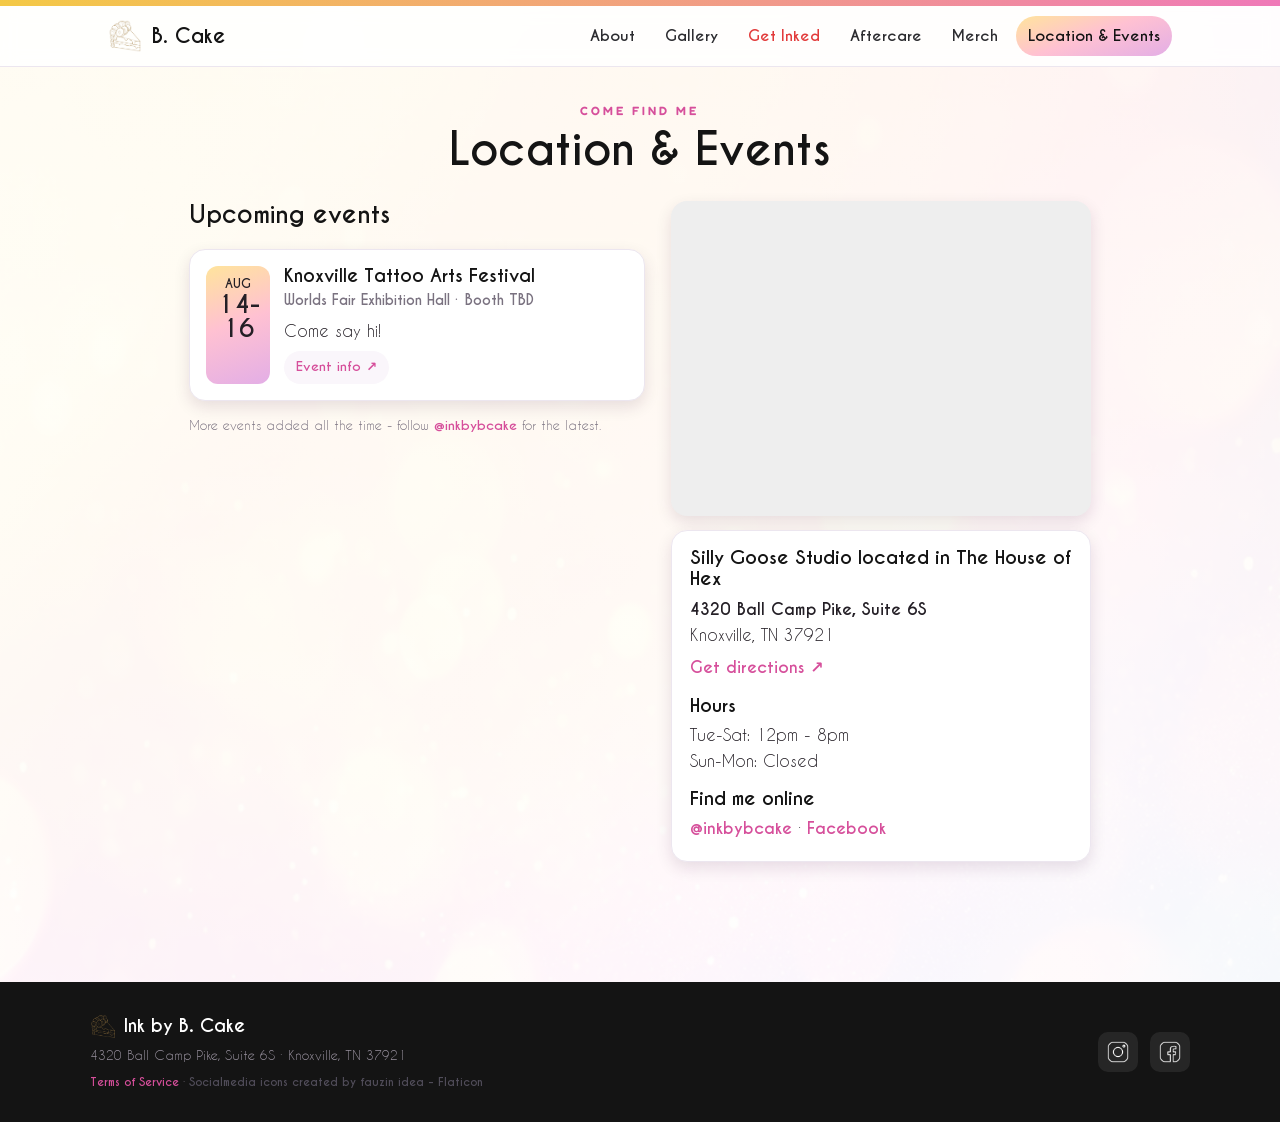
<file: location.html>
<!DOCTYPE html>
<html lang="en">
<head>
<meta charset="UTF-8" />
<meta name="viewport" content="width=device-width, initial-scale=1.0" />
<title>Location &amp; Events · Ink by B. Cake</title>
<link rel="preconnect" href="https://fonts.googleapis.com" />
<link rel="preconnect" href="https://fonts.gstatic.com" crossorigin />
<link href="https://fonts.googleapis.com/css2?family=Fredoka:wght@400;500;600;700&family=Nunito:wght@400;600;700;800&display=swap" rel="stylesheet" />
<link rel="stylesheet" href="style.css" />
<link rel="icon" href="favicon.ico" sizes="any" />
<link rel="icon" type="image/png" sizes="32x32" href="favicon-32x32.png" />
<link rel="icon" type="image/png" sizes="16x16" href="favicon-16x16.png" />
<link rel="apple-touch-icon" sizes="180x180" href="apple-touch-icon.png" />
<link rel="manifest" href="site.webmanifest" />
<style>
.loc-grid{display:grid;grid-template-columns:1fr .92fr;gap:26px;align-items:start;}
@media(max-width:820px){.loc-grid{grid-template-columns:1fr;}.map-side{order:-1;}}
.map-side{position:sticky;top:84px;display:flex;flex-direction:column;gap:14px;}
@media(max-width:820px){.map-side{position:static;}}
.map-embed{width:100%;aspect-ratio:4/3;border:0;border-radius:16px;box-shadow:var(--shadow-sm);background:#eee;}
.info-card{background:#fff;border:1px solid var(--line);border-radius:16px;padding:16px 18px;box-shadow:var(--shadow-sm);}
.info-card h3{margin:0 0 6px;}
.event{background:#fff;border:1px solid var(--line);border-radius:16px;padding:16px;box-shadow:var(--shadow-sm);display:flex;gap:14px;margin-bottom:14px;}
.event .date{flex:0 0 64px;text-align:center;background:var(--grad-card);border-radius:12px;padding:8px 4px;font-family:var(--font-display);}
.event .date .m{font-size:12px;font-weight:700;text-transform:uppercase;}
.event .date .d{font-size:24px;font-weight:700;line-height:1;}
.event h3{margin:0 0 3px;font-size:18px;}
.event .where{color:var(--muted);font-weight:700;font-size:14px;margin-bottom:6px;}
.event .links{display:flex;flex-wrap:wrap;gap:8px;margin-top:8px;}
.event .links a{font-size:13px;background:var(--cloud);padding:6px 12px;border-radius:999px;}
.event .links a.intake{background:var(--red);color:#fff;}
.directions{display:inline-block;margin-top:4px;}
</style>
</head>
<body class="themed">
<div class="toprule"></div>
<header class="site-header">
  <nav class="nav">
    <a class="brand" href="index.html"><img src="logo.png" alt="" />B. Cake</a>
    <button class="nav-toggle" aria-label="Menu"></button>
    <div class="nav-links" id="navLinks">
      <a href="about.html">About</a>
      <a href="gallery.html">Gallery</a>
      <a href="get-inked.html" class="ink">Get Inked</a>
      <a href="aftercare.html">Aftercare</a>
      <a href="merch.html">Merch</a>
      <a href="location.html" class="active">Location &amp; Events</a>
    </div>
  </nav>
</header>

<main class="page">
  <div class="page-head">
    <div class="eyebrow">Come find me</div>
    <h1>Location &amp; Events</h1>
  </div>

  <div class="loc-grid">
    <!-- EVENTS -->
    <section>
      <h2 style="margin-top:0">Upcoming events</h2>
      <!-- [EDIT-EVENTS] Edit these. Convention events can include an "intake form" link. -->
      <div class="event">
        <div class="date"><div class="m">Aug</div><div class="d">14-16</div></div>
        <div>
          <h3>Knoxville Tattoo Arts Festival</h3>
          <div class="where">Worlds Fair Exhibition Hall · Booth TBD</div>
          <p style="margin:0">Come say hi! </p>
          <div class="links">
            <a href="https://www.eventbrite.com/e/14th-knoxville-tattoo-convention-tickets-1985140841696?aff=oddtdtcreator" target="_blank" rel="noopener">Event info ↗</a>
            <!-- <a class="intake" href="get-inked.html">Convention intake form →</a> -->
          </div>
        </div>
      </div>

      <!-- <div class="event">
        <div class="date"><div class="m">MONTH</div><div class="d">DATE</div></div>
        <div>
          <h3>Flash Day at the Studio</h3>
          <div class="where">4320 Ball Camp Pike, Suite 6S</div>
          <p style="margin:0">details</p>
          <div class="links">
            <a href="https://instagram.com/inkbybcake" target="_blank" rel="noopener">Details on IG ↗</a>
          </div>
        </div>
      </div>

      <div class="event">
        <div class="date"><div class="m">Month</div><div class="d">day</div></div>
        <div>
          <h3>Event</h3>
          <div class="where">details</div>
          <p style="margin:0">Follow along on Instagram for the announcement.</p>
        </div>
      </div> -->

      <p class="muted" style="font-size:13px">More events added all the time - follow <a href="https://instagram.com/inkbybcake" target="_blank" rel="noopener">@inkbybcake</a> for the latest.</p>
    </section>

    <!-- MAP + STUDIO INFO (sticky on desktop) -->
    <aside class="map-side">
      <iframe class="map-embed" title="Studio map" loading="lazy"
        src="https://www.google.com/maps?q=4320+Ball+Camp+Pike+Suite+6S+Knoxville+TN+37921&output=embed"></iframe>
      <div class="info-card">
        <h3>Silly Goose Studio located in The House of Hex</h3>
        <p style="margin:.2em 0"><b>4320 Ball Camp Pike, Suite 6S</b><br>Knoxville, TN 37921</p>
        <a class="directions" href="https://www.google.com/maps/dir/?api=1&destination=4320+Ball+Camp+Pike+Suite+6S+Knoxville+TN+37921" target="_blank" rel="noopener">Get directions ↗</a>
        <h3 style="margin-top:14px">Hours</h3>
        <p style="margin:.2em 0">Tue-Sat: 12pm - 8pm<br>Sun-Mon: Closed</p>
        <h3 style="margin-top:14px">Find me online</h3>
        <p style="margin:.2em 0">
          <a href="https://instagram.com/inkbybcake" target="_blank" rel="noopener">@inkbybcake</a> ·
          <a href="https://facebook.com/inkbybcake" target="_blank" rel="noopener">Facebook</a>
        </p>
      </div>
    </aside>
  </div>
</main>

<footer class="site-footer">
  <div class="foot-in">
    <div>
      <div style="font-family:var(--font-display);font-weight:700;color:#fff;font-size:18px;display:flex;align-items:center;gap:8px"><img src="logo.png" style="width:26px" alt="" /> Ink by B. Cake</div>
      <div style="color:#9a93a0;font-size:13px;margin-top:4px">4320 Ball Camp Pike, Suite 6S · Knoxville, TN 37921</div>
      <div class="foot-links">
        <a href="https://docs.google.com/document/d/10L4yiTu3bysWRlOUiNJvsqtmBvopwI53ArUv1BGn_O8/edit?tab=t.0" title="terms of service" target="_blank" rel="noopener">Terms of Service</a>
        · <a href="https://www.flaticon.com/free-icons/socialmedia" title="socialmedia icons" target="_blank" rel="noopener" class="icon-attr">Socialmedia icons created by fauzin idea - Flaticon</a>
      </div>
    </div>
    <div class="socials">
      <a href="https://instagram.com/inkbybcake" target="_blank" rel="noopener" aria-label="Instagram"><img src="instagram.png" alt="Instagram" onerror="this.outerHTML='IG'" /></a>
      <a href="https://facebook.com/inkbybcake" target="_blank" rel="noopener" aria-label="Facebook"><img src="facebook.png" alt="Facebook" onerror="this.outerHTML='f'" /></a>
    </div>
  </div>
</footer>

<script src="site.js"></script>
</body>
</html>
</file>
<file: style.css>
/* =====================================================================
   INK BY B. CAKE - shared styles for all pages
   Theme: white base · pink/yellow card gradient · black & gold accents
   Font: CaviarDreams (drop CaviarDreams.woff2/.ttf in this folder; see README)
   ===================================================================== */
@font-face{font-family:'CaviarDreams';font-display:swap;font-weight:400;font-style:normal;
  src:url('caviar_dreams/CaviarDreams.ttf') format('truetype');}
@font-face{font-family:'CaviarDreams';font-display:swap;font-weight:700;font-style:normal;
  src:url('caviar_dreams/CaviarDreams_Bold.ttf') format('truetype');}
@font-face{font-family:'CaviarDreams';font-display:swap;font-weight:400;font-style:italic;
  src:url('caviar_dreams/CaviarDreams_Italic.ttf') format('truetype');}
@font-face{font-family:'CaviarDreams';font-display:swap;font-weight:700;font-style:italic;
  src:url('caviar_dreams/CaviarDreams_BoldItalic.ttf') format('truetype');}
:root{
  --font-body:'CaviarDreams','Nunito',system-ui,-apple-system,'Segoe UI',Roboto,sans-serif;
  --font-display:'CaviarDreams','Fredoka',system-ui,sans-serif;
  --gold:#f4c945; --gold-deep:#c8941f;
  --ink:#141414; --ink-soft:#2c2c30;
  --pink:#ef79b8; --pink-deep:#d64f9b;
  --yellow:#ffd86b; --peach:#ffcaa6; --lav:#d9a9e8;
  --red:#e23b3b;
  --text:#241f26; --muted:#7a7280;
  --paper:#ffffff; --cloud:#faf6fb; --line:#ece6ef;
  --grad-card:linear-gradient(160deg,#ffe49c 0%,#ffc1d2 48%,#e3aee6 100%);
  --grad-card-soft:linear-gradient(160deg,#fff3d4 0%,#ffe0ea 48%,#f1ddf3 100%);
  --shadow:0 14px 34px rgba(60,20,60,.16);
  --shadow-sm:0 6px 16px rgba(60,20,60,.12);
  --radius:18px;
  --maxw:1100px;
}
*{box-sizing:border-box;-webkit-tap-highlight-color:transparent;}
html{scroll-behavior:smooth;}
html,body{margin:0;padding:0;}
body{
  font-family:var(--font-body);
  color:var(--text);background:var(--paper);line-height:1.6;min-height:100vh;
  display:flex;flex-direction:column;
}
main{flex:1;}
/* branded bokeh background (washed for readability) on inner pages */
body.themed{background:linear-gradient(rgba(255,255,255,.80),rgba(255, 255, 255, 0.88)),url('cake-main-background.png') center top/cover fixed no-repeat;}
body.themed .site-header{background:rgba(255,255,255,.86);}
h1,h2,h3,h4,.display{font-family:var(--font-display);font-weight:700;color:var(--ink);line-height:1.15;}
a{color:var(--pink-deep);text-decoration:none;font-weight:700;}
a:hover{text-decoration:underline;}
img{max-width:100%;display:block;}
button{font-family:inherit;cursor:pointer;border:none;background:none;}
.center{text-align:center;}
.muted{color:var(--muted);}

/* ---------- top decorative bar ---------- */
.toprule{height:6px;background:linear-gradient(90deg,var(--gold),var(--pink),var(--lav),var(--gold));background-size:300% 100%;animation:slide 12s linear infinite;}
@keyframes slide{to{background-position:300% 0}}

/* ---------- header / nav (inner pages) ---------- */
.site-header{position:sticky;top:0;z-index:40;background:rgba(255,255,255,.92);backdrop-filter:blur(8px);
  border-bottom:1px solid var(--line);}
.nav{max-width:var(--maxw);margin:0 auto;display:flex;align-items:center;justify-content:space-between;
  padding:10px 18px;gap:14px;}
.brand{display:flex;align-items:center;gap:10px;font-family:var(--font-display);font-weight:700;font-size:20px;color:var(--ink);}
.brand img{width:34px;height:34px;}
.brand:hover{text-decoration:none;}
.nav-links{display:flex;align-items:center;gap:6px;flex-wrap:wrap;}
.nav-links a{color:var(--ink-soft);font-weight:700;font-size:15px;padding:8px 12px;border-radius:999px;}
.nav-links a:hover{background:var(--cloud);text-decoration:none;}
.nav-links a.active{background:var(--grad-card);color:var(--ink);}
.nav-links a.ink{color:var(--red);}
.nav-toggle{display:none;width:44px;height:40px;border-radius:10px;position:relative;background:var(--cloud);}
.nav-toggle::before{content:'';position:absolute;left:11px;right:11px;top:14px;height:2px;border-radius:2px;background:var(--ink);box-shadow:0 5px 0 var(--ink),0 10px 0 var(--ink);}
@media(max-width:760px){
  .nav-toggle{display:block;}
  .nav-links{display:none;position:absolute;top:100%;left:0;right:0;background:#fff;flex-direction:column;
    align-items:stretch;padding:8px 14px 16px;border-bottom:1px solid var(--line);box-shadow:var(--shadow-sm);}
  .nav-links.open{display:flex;}
  .nav-links a{padding:12px 10px;border-radius:12px;}
}

/* ---------- page shell ---------- */
.page{max-width:var(--maxw);margin:0 auto;padding:28px 18px 80px;}
.page-narrow{max-width:760px;}
.page-head{text-align:center;margin:6px 0 26px;}
.page-head .eyebrow{font-family:'Fredoka';letter-spacing:3px;text-transform:uppercase;font-size:12px;color:var(--pink-deep);font-weight:600;}
.page-head h1{font-size:clamp(28px,6vw,44px);margin:.1em 0;}
.page-head p{color:var(--muted);max-width:60ch;margin:.4em auto 0;}
.section{margin:34px 0;}

/* ---------- buttons ---------- */
.btn{display:inline-flex;align-items:center;gap:8px;padding:13px 22px;border-radius:999px;font-weight:800;font-size:16px;
  transition:transform .12s,filter .12s,box-shadow .12s;text-decoration:none;}
.btn:hover{text-decoration:none;transform:translateY(-2px);}
.btn-primary{background:var(--grad-card);color:var(--ink);box-shadow:var(--shadow-sm);}
.btn-ink{background:var(--red);color:#fff;box-shadow:0 8px 20px rgba(226,59,59,.35);}
.btn-ghost{background:var(--cloud);color:var(--ink);border:1.5px solid var(--line);}
.btn-dark{background:var(--ink);color:var(--gold);}
.btn[disabled]{opacity:.5;cursor:not-allowed;transform:none;}

/* ---------- cards / tiles ---------- */
.tile{background:#fff;border:1px solid var(--line);border-radius:var(--radius);overflow:hidden;box-shadow:var(--shadow-sm);
  transition:transform .15s,box-shadow .15s;}
.tile:hover{transform:translateY(-4px);box-shadow:var(--shadow);}
.tile .ph,.tile .thumb{aspect-ratio:1/1;background:var(--grad-card-soft);display:grid;place-items:center;color:var(--ink-soft);
  font-weight:800;text-align:center;padding:14px;font-size:13px;}
.tile .body{padding:14px;}
.grid{display:grid;gap:16px;}
.grid-3{grid-template-columns:repeat(auto-fill,minmax(220px,1fr));}
.grid-2{grid-template-columns:repeat(auto-fit,minmax(260px,1fr));}

/* photo placeholder helper */
.photoslot{background:var(--grad-card-soft);border:2px dashed #e3b8d4;border-radius:14px;display:grid;place-items:center;
  text-align:center;color:#9a6b86;font-weight:800;font-size:13px;padding:16px;min-height:160px;}

/* ---------- forms ---------- */
.field{margin-bottom:16px;}
.field label{display:block;font-weight:800;font-size:15px;color:var(--ink);margin-bottom:6px;}
.field .hint{font-weight:600;color:var(--muted);font-size:13px;}
input,select,textarea{width:100%;padding:12px 13px;border:1.5px solid #ddd6e2;border-radius:12px;font-size:16px;
  font-family:inherit;background:var(--cloud);color:var(--text);}
input:focus,select:focus,textarea:focus{outline:none;border-color:var(--pink);box-shadow:0 0 0 3px rgba(239,121,184,.2);background:#fff;}
textarea{min-height:110px;resize:vertical;}
.row2{display:grid;grid-template-columns:1fr 1fr;gap:14px;}
@media(max-width:560px){.row2{grid-template-columns:1fr;}}
.req{color:var(--red);}
.opt-list{display:flex;flex-direction:column;gap:10px;}
.opt{display:flex;align-items:center;gap:12px;border:2px solid #e4dde9;border-radius:14px;padding:13px 14px;background:var(--cloud);font-weight:700;transition:.12s;}
.opt:hover{border-color:var(--pink);}
.opt.sel{border-color:var(--pink-deep);background:#fff0f8;box-shadow:0 0 0 3px rgba(239,121,184,.15);}
.opt input{width:auto;}
.check{display:inline-flex;align-items:center;gap:9px;font-weight:700;cursor:pointer;}
.check input{width:18px;height:18px;}

/* ---------- callout / popup ---------- */
.callout{border-radius:14px;padding:13px 15px;font-size:14px;font-weight:700;margin:10px 0;display:flex;gap:10px;align-items:flex-start;}
.callout.warn{background:#fff2f2;border:1.5px solid #f3b6b6;color:#9c2b2b;}
.callout.info{background:#fff9e8;border:1.5px solid #f3dca0;color:#7a5d12;}

/* ---------- lightbox ---------- */
.lightbox{position:fixed;inset:0;z-index:80;background:rgba(20,8,20,.9);display:none;align-items:center;justify-content:center;}
.lightbox.open{display:flex;}
.lightbox img{max-width:92vw;max-height:84vh;border-radius:12px;box-shadow:0 20px 60px rgba(0,0,0,.6);}
.lb-btn{position:absolute;top:50%;transform:translateY(-50%);font-size:34px;color:#fff;background:rgba(255,255,255,.15);
  width:54px;height:54px;border-radius:50%;display:grid;place-items:center;}
.lb-prev{left:14px;} .lb-next{right:14px;}
.lb-close{position:absolute;top:16px;right:18px;font-size:30px;color:#fff;background:rgba(255,255,255,.15);width:46px;height:46px;border-radius:50%;}
.lb-cap{position:absolute;bottom:18px;left:0;right:0;text-align:center;color:#fff;font-weight:700;}

/* ---------- body map ---------- */
.bodymap-wrap{display:flex;flex-direction:column;align-items:center;gap:10px;}
.bm-tabs{display:flex;gap:8px;}
.bm-tab{padding:8px 16px;border-radius:999px;background:var(--cloud);font-weight:800;border:1.5px solid var(--line);}
.bm-tab.active{background:var(--ink);color:#fff;}
.bm-figure svg{width:min(74vw,260px);height:auto;}
.bm-region{fill:#f3dcec;stroke:#d99cc6;stroke-width:1.3;cursor:pointer;transition:fill .12s;}
.bm-region:hover{fill:#f7b9dc;}
.bm-region.sel{fill:var(--pink);stroke:var(--pink-deep);}
.bm-readout{width:100%;background:var(--cloud);border:1px solid var(--line);border-radius:14px;padding:14px;min-height:60px;}
.bm-readout .none{color:var(--muted);}
.subloc{display:flex;flex-wrap:wrap;gap:8px;margin-top:8px;}

/* ---------- footer ---------- */
.site-footer{background:var(--ink);color:#d8d2da;padding:30px 18px;margin-top:40px;}
.foot-in{max-width:var(--maxw);margin:0 auto;display:flex;flex-wrap:wrap;gap:18px;justify-content:space-between;align-items:center;}
.foot-in a{color:var(--gold);}
.socials{display:flex;gap:12px;}
.socials a{width:40px;height:40px;border-radius:10px;display:grid;place-items:center;background:rgba(255,255,255,.08);color:#fff;font-weight:800;}
.disclaimer{font-size:12px;color:#9a93a0;max-width:60ch;}

/* chips */
.chips{display:flex;flex-wrap:wrap;gap:8px;}
.chip{background:var(--pink);color:#fff;padding:6px 12px;border-radius:999px;font-weight:800;font-size:13px;display:inline-flex;gap:7px;align-items:center;}
.chip button{background:rgba(255,255,255,.3);color:#fff;border-radius:50%;width:18px;height:18px;line-height:1;}

/* progress */
.progress{height:8px;background:var(--line);border-radius:999px;overflow:hidden;margin-bottom:6px;}
.progress > span{display:block;height:100%;background:var(--grad-card);width:0;transition:width .3s;}
.steplabel{font-size:13px;color:var(--muted);font-weight:700;text-align:center;margin-bottom:18px;}

/* uploader */
.uploader{border:2px dashed #e3b8d4;border-radius:14px;padding:18px;text-align:center;background:var(--grad-card-soft);cursor:pointer;}
.uploader.drag{background:#fff;border-color:var(--pink);}
.previews{display:grid;grid-template-columns:repeat(auto-fill,minmax(90px,1fr));gap:10px;margin-top:12px;}
.previews .pv{position:relative;}
/* footer social icons (black source -> white via invert) + attribution */
.socials a img{width:22px;height:22px;}
.foot-links{font-size:11px;margin-top:8px;color:#8b8490;}
.foot-in .foot-links a{color:var(--pink-deep);}
.foot-in .foot-links .icon-attr{color:#514d5a;}
</file>
